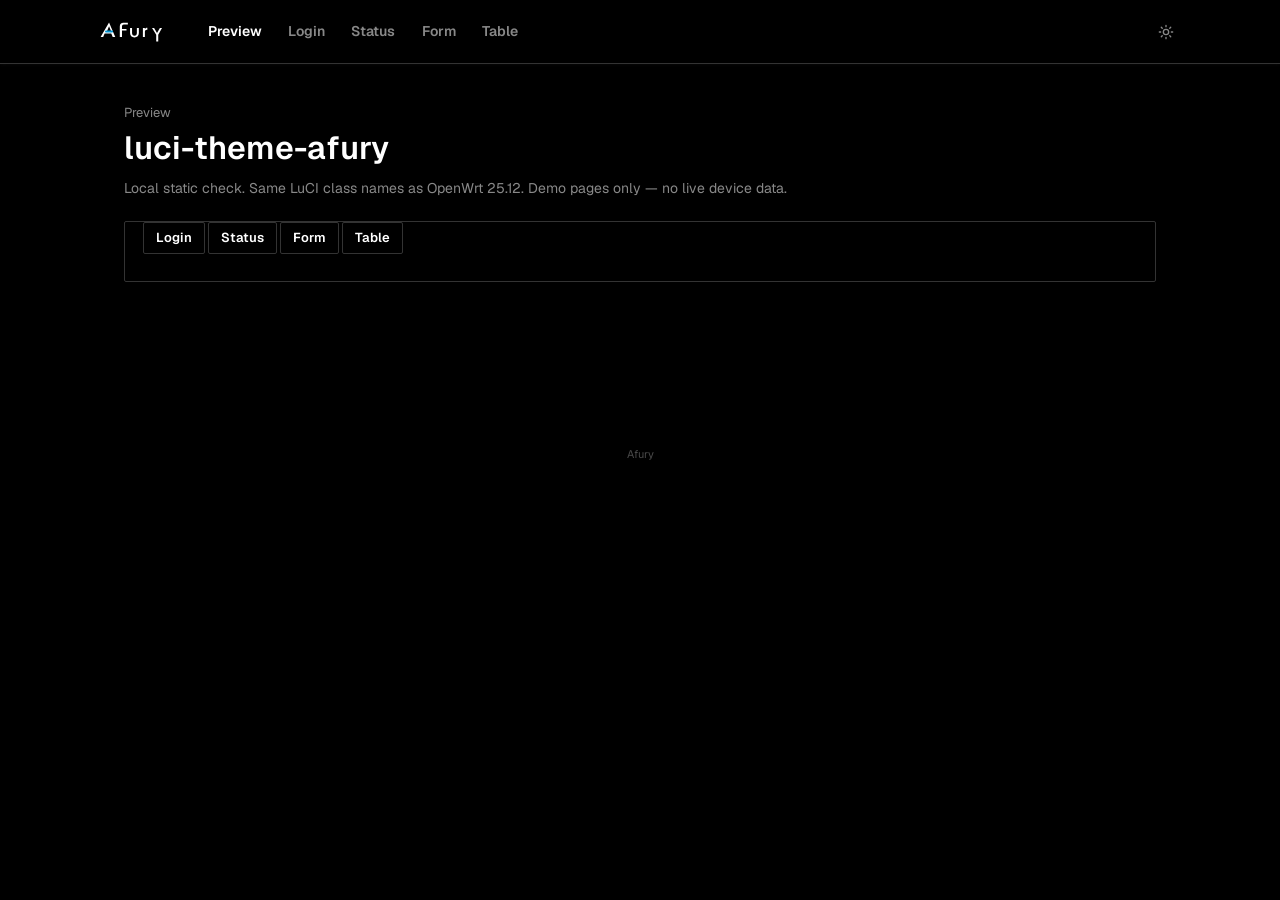
<file: preview/index.html>
<!DOCTYPE html>
<html lang="zh-CN" data-darkmode="true">
<head>
	<meta charset="utf-8">
	<meta name="viewport" content="width=device-width, initial-scale=1">
	<title>luci-theme-afury preview</title>
	<link rel="stylesheet" href="../htdocs/luci-static/afury/cascade.css">
	<link rel="stylesheet" href="../htdocs/luci-static/afury/tokens.css">
	<link rel="stylesheet" href="../htdocs/luci-static/afury/skin.css">
	<link rel="icon" href="../htdocs/luci-static/afury/favicon.svg" type="image/svg+xml">
</head>
<body>
	<header>
		<div class="header-inner">
			<a class="brand" href="index.html">
				<svg class="brand-logo" viewBox="0 0 112 36" fill="none" role="img" aria-label="Afury" width="112" height="36">
					<title>Afury</title>
					<g fill="currentColor">
						<path fill-rule="evenodd" d="M14.8 2.5 1 26h4.2l2.35-5.6h10.9L20.8 26h4.2L14.8 2.5Zm0 6.2 3.85 9.15h-7.7L14.8 8.7Z"/>
						<path d="M32.4 26V9c0-3.7 2.15-5.95 5.9-5.95H45.6V5.8h-6.55c-1.9 0-3.05 1.15-3.05 3.35v4.05h7.35v2.45H36V26h-3.6Z"/>
						<path d="M49.2 11.45h3.25v8.2c0 2.75 1.3 4.35 3.95 4.35s3.95-1.6 3.95-4.35v-8.2h3.25v8.35c0 4.55-2.7 7.2-7.2 7.2s-7.2-2.65-7.2-7.2v-8.35Z"/>
						<path d="M70.2 11.45h3.25v1.95c.95-1.45 2.3-2.2 4.05-2.2v3.05c-.28-.05-.58-.08-.88-.08-1.9 0-3.17 1.2-3.17 3.55V26H70.2V11.45Z"/>
						<path d="M85.15 11.45h3.4l4.75 8.15 4.75-8.15h3.45L95.3 22.4V33.6h-3.3V22.4l-6.85-10.95Z"/>
					</g>
					<rect fill="#0496D4" x="8.2" y="15.55" width="13.2" height="3.15" rx="1.55"/>
				</svg>
			</a>
			<ul class="nav">
				<li class="active"><a href="index.html">Preview</a></li>
				<li><a href="login.html">Login</a></li>
				<li><a href="status.html">Status</a></li>
				<li><a href="form.html">Form</a></li>
				<li><a href="table.html">Table</a></li>
			</ul>
			<div class="header-end">
				<div id="indicators" class="pull-right">
					<button type="button" class="rect-mode-toggle" aria-label="切换为浅色">
						<svg class="rect-mode-moon" viewBox="0 0 24 24" aria-hidden="true"><path fill="currentColor" d="M12 3a6.2 6.2 0 0 0 9 9 9 9 0 1 1-9-9Z"/></svg>
						<svg class="rect-mode-sun" viewBox="0 0 24 24" aria-hidden="true" fill="none" stroke="currentColor" stroke-width="2" stroke-linecap="round"><circle cx="12" cy="12" r="4"/><path d="M12 2v2M12 20v2M4.93 4.93l1.41 1.41M17.66 17.66l1.41 1.41M2 12h2M20 12h2M4.93 19.07l1.41-1.41M17.66 6.34l1.41-1.41"/></svg>
					</button>
				</div>
			</div>
		</div>
	</header>
	<div id="maincontent" class="container">
		<div class="cbi-map">
			<p class="rect-kicker">Preview</p>
			<h2>luci-theme-afury</h2>
			<p class="cbi-map-descr">Local static check. Same LuCI class names as OpenWrt 25.12. Demo pages only — no live device data.</p>
			<div class="cbi-section">
				<p>
					<a class="btn cbi-button-apply" href="login.html">Login</a>
					<a class="btn cbi-button-save" href="status.html">Status</a>
					<a class="btn" href="form.html">Form</a>
					<a class="btn" href="table.html">Table</a>
				</p>
			</div>
		</div>
	</div>
	<footer><span class="brand-legal">Afury</span></footer>
	<script src="preview.js"></script>
</body>
</html>
</file>
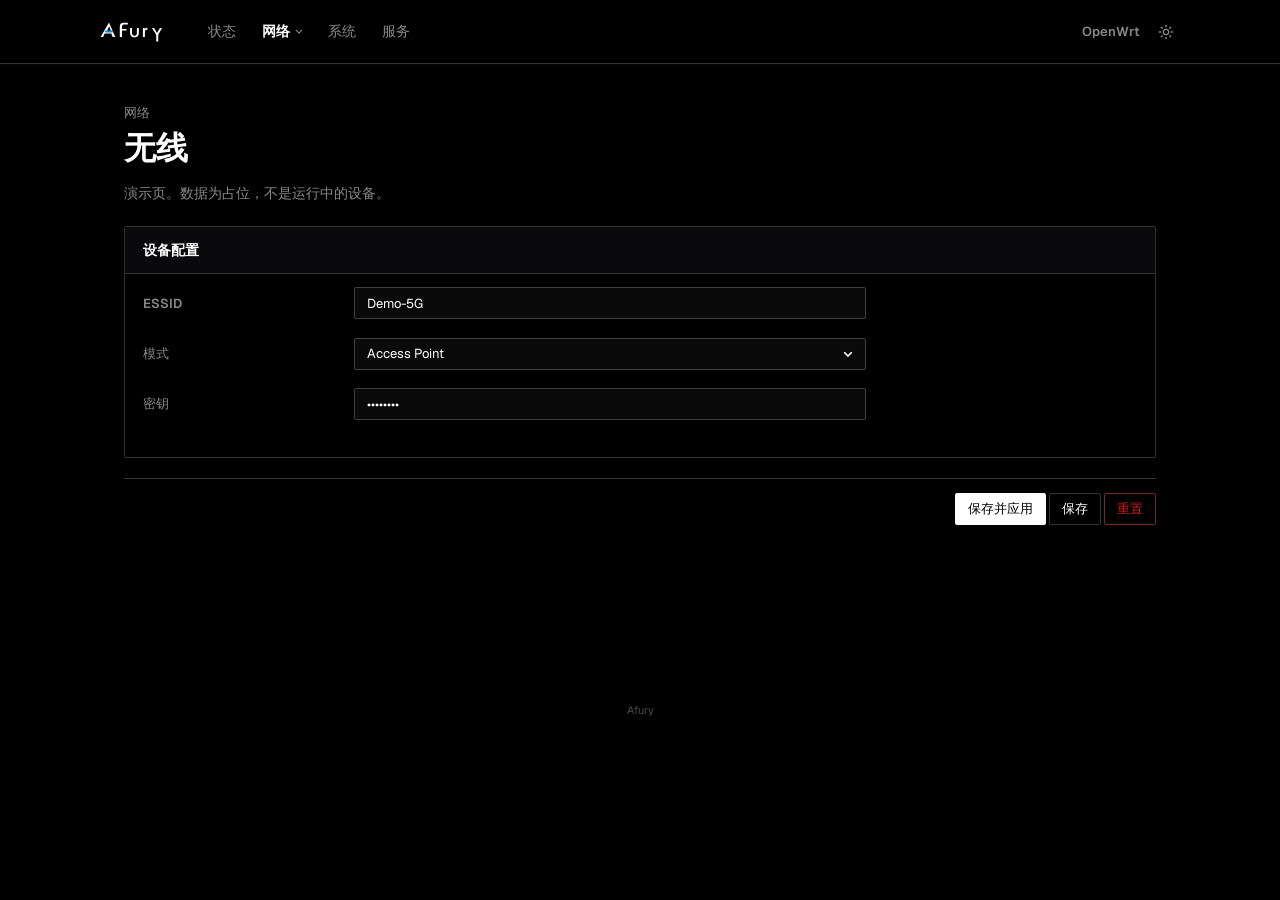
<file: preview/form.html>
<!DOCTYPE html>
<html lang="zh-CN" data-darkmode="true">
<head>
	<meta charset="utf-8">
	<meta name="viewport" content="width=device-width, initial-scale=1">
	<title>OpenWrt | 无线</title>
	<link rel="stylesheet" href="../htdocs/luci-static/afury/cascade.css">
	<link rel="stylesheet" href="../htdocs/luci-static/afury/tokens.css">
	<link rel="stylesheet" href="../htdocs/luci-static/afury/skin.css">
	<link rel="stylesheet" media="only screen and (max-width: 854px)" href="../htdocs/luci-static/afury/mobile.css">
	<link rel="icon" href="../htdocs/luci-static/afury/favicon.svg" type="image/svg+xml">
</head>
<body data-page="admin-network-wireless">
	<header>
		<div class="header-inner">
			<a class="brand" href="status.html">
				<svg class="brand-logo" viewBox="0 0 112 36" fill="none" role="img" aria-label="Afury" width="112" height="36">
					<title>Afury</title>
					<g fill="currentColor">
						<path fill-rule="evenodd" d="M14.8 2.5 1 26h4.2l2.35-5.6h10.9L20.8 26h4.2L14.8 2.5Zm0 6.2 3.85 9.15h-7.7L14.8 8.7Z"/>
						<path d="M32.4 26V9c0-3.7 2.15-5.95 5.9-5.95H45.6V5.8h-6.55c-1.9 0-3.05 1.15-3.05 3.35v4.05h7.35v2.45H36V26h-3.6Z"/>
						<path d="M49.2 11.45h3.25v8.2c0 2.75 1.3 4.35 3.95 4.35s3.95-1.6 3.95-4.35v-8.2h3.25v8.35c0 4.55-2.7 7.2-7.2 7.2s-7.2-2.65-7.2-7.2v-8.35Z"/>
						<path d="M70.2 11.45h3.25v1.95c.95-1.45 2.3-2.2 4.05-2.2v3.05c-.28-.05-.58-.08-.88-.08-1.9 0-3.17 1.2-3.17 3.55V26H70.2V11.45Z"/>
						<path d="M85.15 11.45h3.4l4.75 8.15 4.75-8.15h3.45L95.3 22.4V33.6h-3.3V22.4l-6.85-10.95Z"/>
					</g>
					<rect fill="#0496D4" x="8.2" y="15.55" width="13.2" height="3.15" rx="1.55"/>
				</svg>
			</a>
			<ul class="nav" id="topmenu">
				<li><a href="status.html">状态</a></li>
				<li class="dropdown active">
					<a class="menu" href="#">网络</a>
					<ul class="dropdown-menu">
						<li><a href="form.html">接口</a></li>
						<li class="active"><a href="form.html">无线</a></li>
						<li><a href="form.html">DHCP / DNS</a></li>
					</ul>
				</li>
				<li><a href="form.html">系统</a></li>
				<li><a href="table.html">服务</a></li>
			</ul>
			<div class="header-end">
				<span class="brand-host">OpenWrt</span>
				<div id="indicators" class="pull-right">
					<button type="button" class="rect-mode-toggle" data-rect-dark="1" aria-label="切换为浅色">
						<svg class="rect-mode-moon" viewBox="0 0 24 24" aria-hidden="true"><path fill="currentColor" d="M12 3a6.2 6.2 0 0 0 9 9 9 9 0 1 1-9-9Z"/></svg>
						<svg class="rect-mode-sun" viewBox="0 0 24 24" aria-hidden="true" fill="none" stroke="currentColor" stroke-width="2" stroke-linecap="round"><circle cx="12" cy="12" r="4"/><path d="M12 2v2M12 20v2M4.93 4.93l1.41 1.41M17.66 17.66l1.41 1.41M2 12h2M20 12h2M4.93 19.07l1.41-1.41M17.66 6.34l1.41-1.41"/></svg>
					</button>
				</div>
			</div>
		</div>
	</header>

	<div id="maincontent" class="container">
		<p class="rect-kicker">网络</p>
		<form class="cbi-map" action="#" onsubmit="return false">
			<h2>无线</h2>
			<p class="cbi-map-descr">演示页。数据为占位，不是运行中的设备。</p>

			<div class="cbi-section">
				<h3>设备配置</h3>
				<div class="cbi-value">
					<label class="cbi-value-title" for="ssid">ESSID</label>
					<div class="cbi-value-field">
						<input id="ssid" type="text" value="Demo-5G">
					</div>
				</div>
				<div class="cbi-value">
					<label class="cbi-value-title" for="mode">模式</label>
					<div class="cbi-value-field">
						<select id="mode">
							<option>Access Point</option>
							<option>Client</option>
						</select>
					</div>
				</div>
				<div class="cbi-value">
					<label class="cbi-value-title" for="key">密钥</label>
					<div class="cbi-value-field">
						<input id="key" type="password" value="password" autocomplete="off">
					</div>
				</div>
			</div>

			<div class="cbi-page-actions">
				<button class="cbi-button cbi-button-apply" type="button">保存并应用</button>
				<button class="cbi-button cbi-button-save" type="button">保存</button>
				<button class="cbi-button cbi-button-reset" type="reset">重置</button>
			</div>
		</form>
	</div>

	<footer>
		<span class="brand-legal">Afury</span>
	</footer>
	<script src="preview.js"></script>
</body>
</html>
</file>
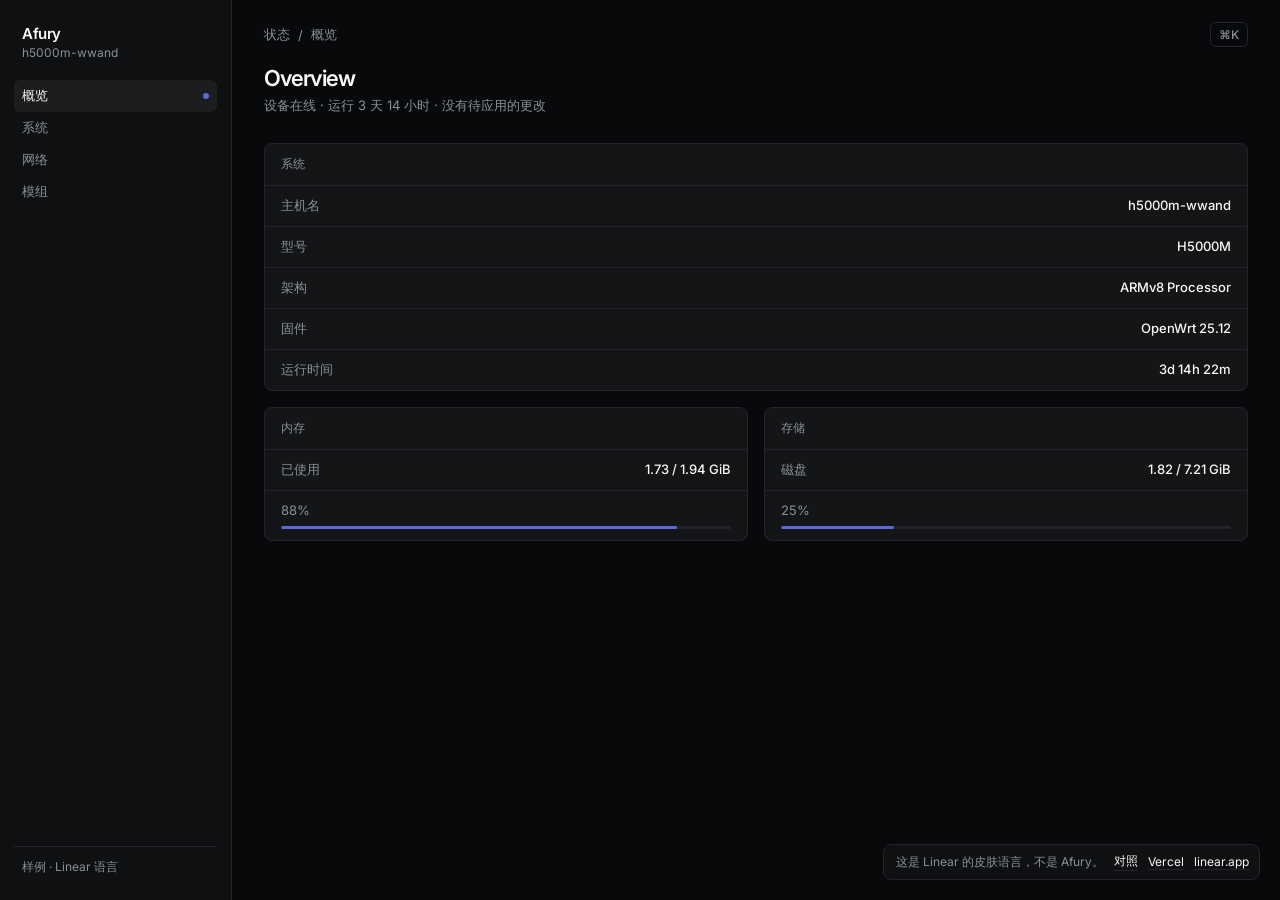
<file: preview/linear-sample.html>
<!DOCTYPE html>
<html lang="zh-CN">
<head>
	<meta charset="utf-8">
	<meta name="viewport" content="width=device-width, initial-scale=1">
	<title>Linear 样例 — Afury</title>
	<link rel="preconnect" href="https://fonts.googleapis.com">
	<link rel="preconnect" href="https://fonts.gstatic.com" crossorigin>
	<link href="https://fonts.googleapis.com/css2?family=Inter:opsz,wght@14..32,400;14..32,500;14..32,600&display=swap" rel="stylesheet">
	<style>
		:root {
			--bg: #08090a;
			--bg-2: #0f1011;
			--surface: #141516;
			--ink: #f7f8f8;
			--muted: #8a8f98;
			--line: #23252a;
			--accent: #5e6ad2;
			--ok: #4cb782;
		}
		* { box-sizing: border-box; }
		html, body { margin: 0; min-height: 100%; background: var(--bg); color: var(--ink); font-family: Inter, ui-sans-serif, sans-serif; }
		body { display: flex; min-height: 100vh; }
		a { color: inherit; text-decoration: none; }
		aside {
			width: 232px;
			flex: none;
			padding: 20px 14px;
			border-right: 1px solid var(--line);
			background: var(--bg-2);
			display: flex;
			flex-direction: column;
		}
		.brand { display: flex; flex-direction: column; gap: 2px; padding: 4px 8px 20px; }
		.brand strong { font-size: 15px; font-weight: 600; letter-spacing: -0.03em; }
		.brand span { font-size: 12px; color: var(--muted); }
		nav a {
			display: flex;
			align-items: center;
			justify-content: space-between;
			padding: 7px 8px;
			border-radius: 6px;
			font-size: 13px;
			color: var(--muted);
		}
		nav a.active { background: #1c1d1f; color: var(--ink); }
		nav a:hover { color: var(--ink); }
		nav .dot { width: 6px; height: 6px; border-radius: 50%; background: var(--accent); }
		.aside-foot { margin-top: auto; padding: 12px 8px 4px; border-top: 1px solid var(--line); font-size: 12px; color: var(--muted); }
		main { flex: 1; min-width: 0; padding: 22px 32px 48px; }
		.crumb { display: flex; align-items: center; gap: 8px; color: var(--muted); font-size: 13px; margin-bottom: 18px; }
		.crumb kbd {
			margin-left: auto;
			border: 1px solid var(--line);
			border-radius: 6px;
			padding: 4px 8px;
			font: 500 12px Inter, sans-serif;
			color: var(--muted);
		}
		h1 { margin: 0 0 6px; font-size: 22px; font-weight: 600; letter-spacing: -0.04em; }
		.lede { margin: 0 0 28px; color: var(--muted); font-size: 13px; }
		.panel {
			background: var(--surface);
			border: 1px solid var(--line);
			border-radius: 8px;
			overflow: hidden;
			margin-bottom: 16px;
		}
		.panel h2 {
			margin: 0;
			padding: 12px 16px;
			font-size: 12px;
			font-weight: 500;
			color: var(--muted);
			border-bottom: 1px solid var(--line);
		}
		.row {
			display: flex;
			align-items: baseline;
			justify-content: space-between;
			gap: 16px;
			padding: 11px 16px;
			border-bottom: 1px solid var(--line);
			font-size: 13px;
		}
		.row:last-child { border-bottom: 0; }
		.row .k { color: var(--muted); }
		.row .v { color: var(--ink); font-weight: 500; }
		.grid { display: grid; grid-template-columns: 1fr 1fr; gap: 16px; }
		.meter { height: 3px; background: #22242a; border-radius: 99px; margin-top: 8px; overflow: hidden; }
		.meter > i { display: block; height: 100%; background: var(--accent); border-radius: inherit; }
		.ok { color: var(--ok); }
		.note {
			position: fixed;
			right: 20px;
			bottom: 20px;
			z-index: 2;
			display: flex;
			gap: 10px;
			align-items: center;
			padding: 8px 10px 8px 12px;
			border: 1px solid var(--line);
			border-radius: 8px;
			background: var(--bg-2);
			font-size: 12px;
			color: var(--muted);
		}
		.note a { color: var(--ink); border-bottom: 1px solid var(--line); }
		@media (max-width: 800px) {
			aside { display: none; }
			.grid { grid-template-columns: 1fr; }
			main { padding: 20px 16px 80px; }
		}
	</style>
</head>
<body>
	<aside>
		<div class="brand">
			<strong>Afury</strong>
			<span>h5000m-wwand</span>
		</div>
		<nav>
			<a class="active" href="linear-sample.html">概览<span class="dot"></span></a>
			<a href="linear-sample.html">系统</a>
			<a href="linear-sample.html">网络</a>
			<a href="linear-sample.html">模组</a>
		</nav>
		<div class="aside-foot">样例 · Linear 语言</div>
	</aside>
	<main>
		<div class="crumb">
			<span>状态</span>
			<span>/</span>
			<span>概览</span>
			<kbd>⌘K</kbd>
		</div>
		<h1>Overview</h1>
		<p class="lede">设备在线 · 运行 3 天 14 小时 · 没有待应用的更改</p>
		<section class="panel">
			<h2>系统</h2>
			<div class="row"><span class="k">主机名</span><span class="v">h5000m-wwand</span></div>
			<div class="row"><span class="k">型号</span><span class="v">H5000M</span></div>
			<div class="row"><span class="k">架构</span><span class="v">ARMv8 Processor</span></div>
			<div class="row"><span class="k">固件</span><span class="v">OpenWrt 25.12</span></div>
			<div class="row"><span class="k">运行时间</span><span class="v ok">3d 14h 22m</span></div>
		</section>
		<div class="grid">
			<section class="panel">
				<h2>内存</h2>
				<div class="row">
					<span class="k">已使用</span>
					<span class="v">1.73 / 1.94 GiB</span>
				</div>
				<div class="row">
					<span class="k" style="width:100%">
						88%
						<div class="meter"><i style="width:88%"></i></div>
					</span>
				</div>
			</section>
			<section class="panel">
				<h2>存储</h2>
				<div class="row">
					<span class="k">磁盘</span>
					<span class="v">1.82 / 7.21 GiB</span>
				</div>
				<div class="row">
					<span class="k" style="width:100%">
						25%
						<div class="meter"><i style="width:25%"></i></div>
					</span>
				</div>
			</section>
		</div>
	</main>
	<div class="note">
		这是 Linear 的皮肤语言，不是 Afury。
		<a href="samples.html">对照</a>
		<a href="vercel-sample.html">Vercel</a>
		<a href="https://linear.app" target="_blank" rel="noreferrer">linear.app</a>
	</div>
</body>
</html>
</file>
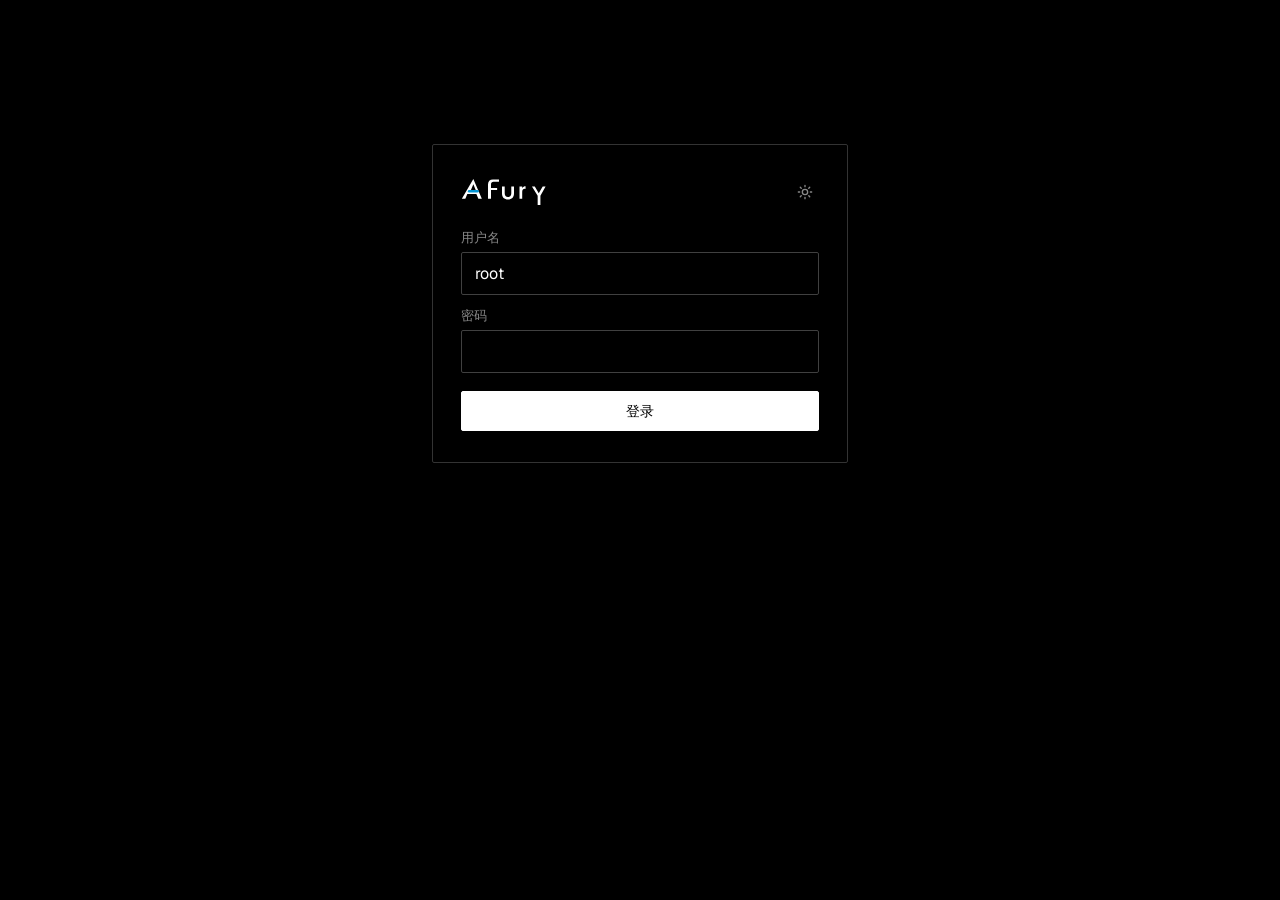
<file: preview/login.html>
<!DOCTYPE html>
<html lang="zh-CN" data-darkmode="true">
<head>
	<meta charset="utf-8">
	<meta name="viewport" content="width=device-width, initial-scale=1">
	<title>OpenWrt</title>
	<link rel="stylesheet" href="../htdocs/luci-static/afury/cascade.css">
	<link rel="stylesheet" href="../htdocs/luci-static/afury/tokens.css">
	<link rel="stylesheet" href="../htdocs/luci-static/afury/skin.css">
	<link rel="stylesheet" media="only screen and (max-width: 854px)" href="../htdocs/luci-static/afury/mobile.css">
	<link rel="icon" href="../htdocs/luci-static/afury/favicon.svg" type="image/svg+xml">
</head>
<body class="modal-overlay-active" data-page="sysauth">
	<div id="modal_overlay">
		<div class="modal login">
			<div class="login-head">
				<div class="login-brand">
					<svg class="brand-logo" viewBox="0 0 112 36" fill="none" role="img" aria-label="Afury" width="112" height="36">
						<title>Afury</title>
						<g fill="currentColor">
							<path fill-rule="evenodd" d="M14.8 2.5 1 26h4.2l2.35-5.6h10.9L20.8 26h4.2L14.8 2.5Zm0 6.2 3.85 9.15h-7.7L14.8 8.7Z"/>
							<path d="M32.4 26V9c0-3.7 2.15-5.95 5.9-5.95H45.6V5.8h-6.55c-1.9 0-3.05 1.15-3.05 3.35v4.05h7.35v2.45H36V26h-3.6Z"/>
							<path d="M49.2 11.45h3.25v8.2c0 2.75 1.3 4.35 3.95 4.35s3.95-1.6 3.95-4.35v-8.2h3.25v8.35c0 4.55-2.7 7.2-7.2 7.2s-7.2-2.65-7.2-7.2v-8.35Z"/>
							<path d="M70.2 11.45h3.25v1.95c.95-1.45 2.3-2.2 4.05-2.2v3.05c-.28-.05-.58-.08-.88-.08-1.9 0-3.17 1.2-3.17 3.55V26H70.2V11.45Z"/>
							<path d="M85.15 11.45h3.4l4.75 8.15 4.75-8.15h3.45L95.3 22.4V33.6h-3.3V22.4l-6.85-10.95Z"/>
						</g>
						<rect fill="#0496D4" x="8.2" y="15.55" width="13.2" height="3.15" rx="1.55"/>
					</svg>
				</div>
				<button type="button" class="rect-mode-toggle" data-rect-dark="1" aria-label="切换为浅色">
					<svg class="rect-mode-moon" viewBox="0 0 24 24" aria-hidden="true"><path fill="currentColor" d="M12 3a6.2 6.2 0 0 0 9 9 9 9 0 1 1-9-9Z"/></svg>
					<svg class="rect-mode-sun" viewBox="0 0 24 24" aria-hidden="true" fill="none" stroke="currentColor" stroke-width="2" stroke-linecap="round"><circle cx="12" cy="12" r="4"/><path d="M12 2v2M12 20v2M4.93 4.93l1.41 1.41M17.66 17.66l1.41 1.41M2 12h2M20 12h2M4.93 19.07l1.41-1.41M17.66 6.34l1.41-1.41"/></svg>
				</button>
			</div>
			<form class="cbi-map" action="#" onsubmit="return false">
				<div class="cbi-section">
					<div class="cbi-section-node">
						<div class="cbi-value">
							<label class="cbi-value-title" for="luci_username">用户名</label>
							<div class="cbi-value-field">
								<input id="luci_username" name="luci_username" type="text" value="root" autocomplete="username">
							</div>
						</div>
						<div class="cbi-value">
							<label class="cbi-value-title" for="luci_password">密码</label>
							<div class="cbi-value-field">
								<input id="luci_password" name="luci_password" type="password" autocomplete="current-password">
							</div>
						</div>
					</div>
				</div>
				<button class="btn cbi-button-positive important" type="submit">登录</button>
			</form>
		</div>
	</div>
	<script src="preview.js"></script>
</body>
</html>
</file>
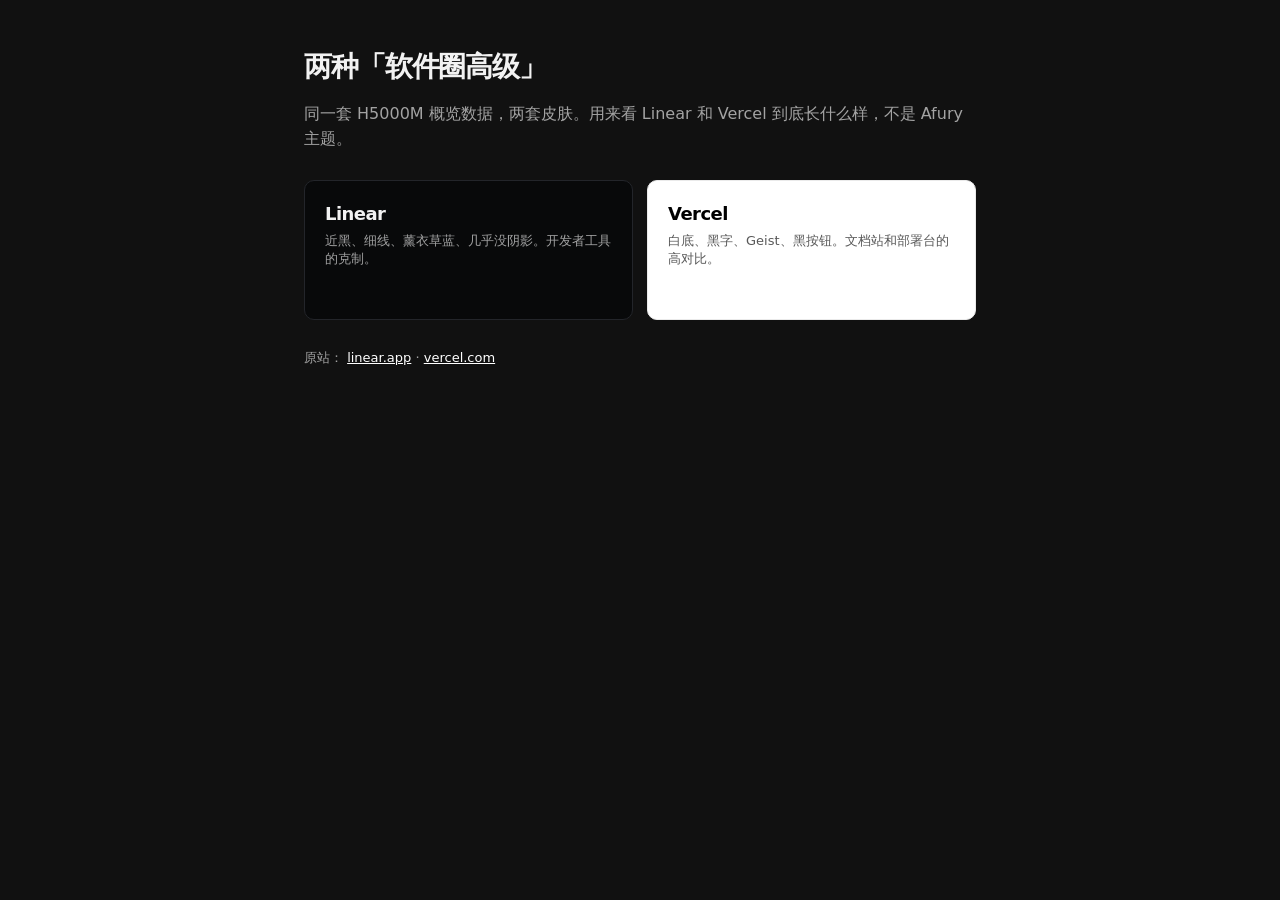
<file: preview/samples.html>
<!DOCTYPE html>
<html lang="zh-CN">
<head>
	<meta charset="utf-8">
	<meta name="viewport" content="width=device-width, initial-scale=1">
	<title>Linear / Vercel 样例</title>
	<style>
		* { box-sizing: border-box; }
		html, body { margin: 0; min-height: 100%; background: #111; color: #f2f2f2; font-family: ui-sans-serif, system-ui, sans-serif; }
		body { max-width: 720px; margin: 0 auto; padding: 48px 24px 64px; }
		h1 { font-size: 28px; letter-spacing: -0.04em; margin: 0 0 8px; }
		p { color: #a3a3a3; line-height: 1.55; }
		.grid { display: grid; grid-template-columns: 1fr 1fr; gap: 14px; margin: 28px 0; }
		a.card {
			display: block;
			padding: 22px 20px;
			border-radius: 10px;
			text-decoration: none;
			color: inherit;
			min-height: 140px;
		}
		a.linear { background: #08090a; border: 1px solid #23252a; }
		a.vercel { background: #fff; color: #000; border: 1px solid #eaeaea; }
		a.card strong { display: block; font-size: 18px; letter-spacing: -0.03em; margin-bottom: 8px; }
		a.card span { display: block; font-size: 13px; opacity: 0.65; line-height: 1.45; }
		.official { font-size: 13px; }
		.official a { color: #fff; }
		@media (max-width: 640px) { .grid { grid-template-columns: 1fr; } }
	</style>
</head>
<body>
	<h1>两种「软件圈高级」</h1>
	<p>同一套 H5000M 概览数据，两套皮肤。用来看 Linear 和 Vercel 到底长什么样，不是 Afury 主题。</p>
	<div class="grid">
		<a class="card linear" href="linear-sample.html">
			<strong>Linear</strong>
			<span>近黑、细线、薰衣草蓝、几乎没阴影。开发者工具的克制。</span>
		</a>
		<a class="card vercel" href="vercel-sample.html">
			<strong>Vercel</strong>
			<span>白底、黑字、Geist、黑按钮。文档站和部署台的高对比。</span>
		</a>
	</div>
	<p class="official">
		原站：
		<a href="https://linear.app" target="_blank" rel="noreferrer">linear.app</a>
		·
		<a href="https://vercel.com" target="_blank" rel="noreferrer">vercel.com</a>
	</p>
</body>
</html>
</file>
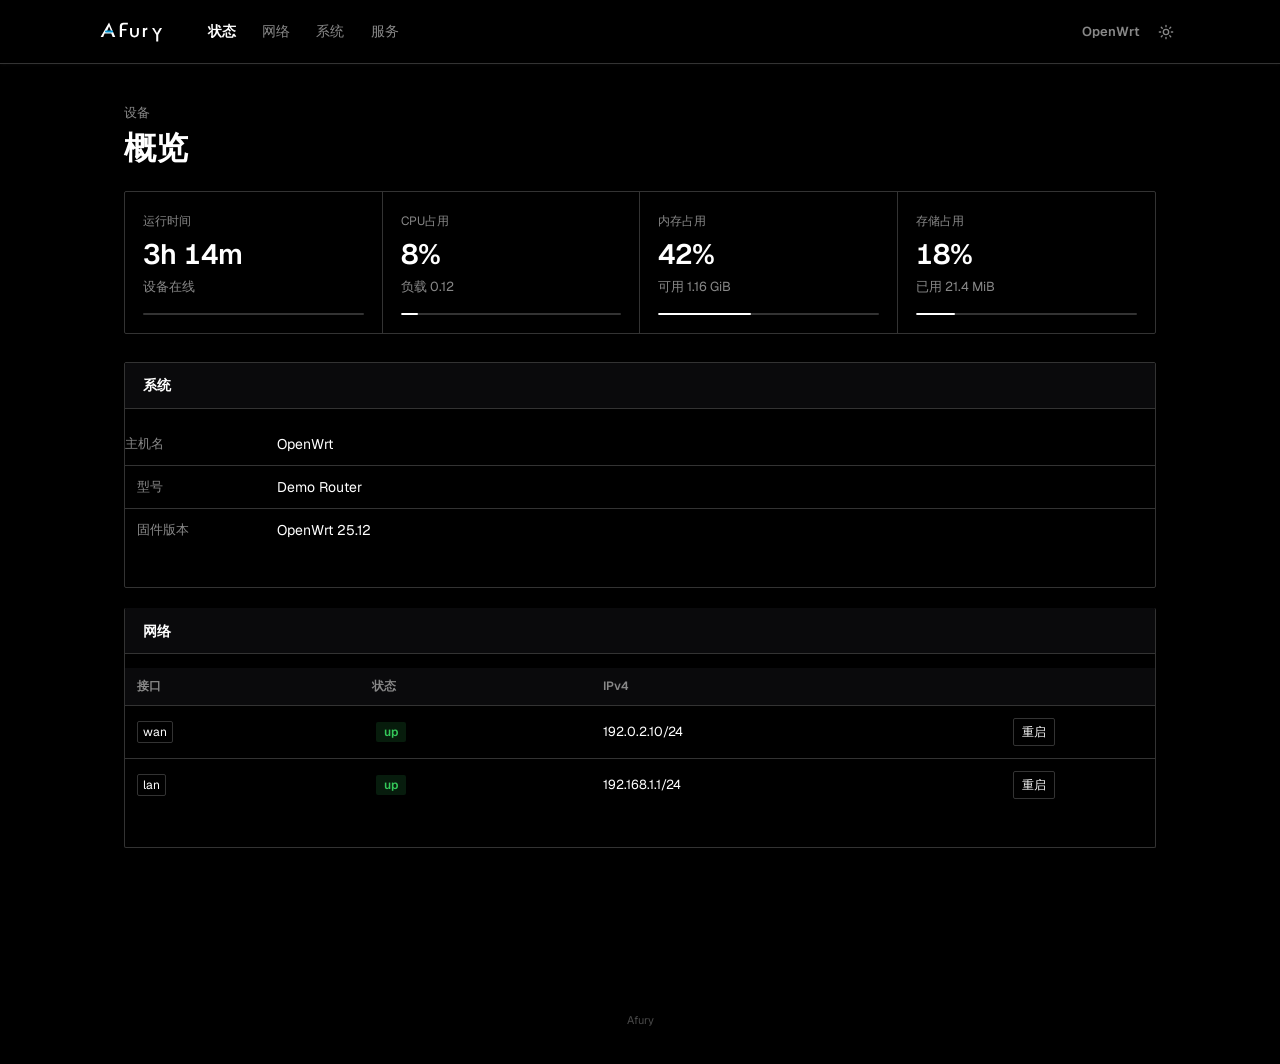
<file: preview/status.html>
<!DOCTYPE html>
<html lang="zh-CN" data-darkmode="true">
<head>
	<meta charset="utf-8">
	<meta name="viewport" content="width=device-width, initial-scale=1">
	<title>OpenWrt | 概览</title>
	<link rel="stylesheet" href="../htdocs/luci-static/afury/cascade.css">
	<link rel="stylesheet" href="../htdocs/luci-static/afury/tokens.css">
	<link rel="stylesheet" href="../htdocs/luci-static/afury/skin.css">
	<link rel="stylesheet" media="only screen and (max-width: 854px)" href="../htdocs/luci-static/afury/mobile.css">
	<link rel="icon" href="../htdocs/luci-static/afury/favicon.svg" type="image/svg+xml">
</head>
<body data-page="admin-status-overview">
	<header>
		<div class="header-inner">
			<a class="brand" href="status.html">
				<svg class="brand-logo" viewBox="0 0 112 36" fill="none" role="img" aria-label="Afury" width="112" height="36">
					<title>Afury</title>
					<g fill="currentColor">
						<path fill-rule="evenodd" d="M14.8 2.5 1 26h4.2l2.35-5.6h10.9L20.8 26h4.2L14.8 2.5Zm0 6.2 3.85 9.15h-7.7L14.8 8.7Z"/>
						<path d="M32.4 26V9c0-3.7 2.15-5.95 5.9-5.95H45.6V5.8h-6.55c-1.9 0-3.05 1.15-3.05 3.35v4.05h7.35v2.45H36V26h-3.6Z"/>
						<path d="M49.2 11.45h3.25v8.2c0 2.75 1.3 4.35 3.95 4.35s3.95-1.6 3.95-4.35v-8.2h3.25v8.35c0 4.55-2.7 7.2-7.2 7.2s-7.2-2.65-7.2-7.2v-8.35Z"/>
						<path d="M70.2 11.45h3.25v1.95c.95-1.45 2.3-2.2 4.05-2.2v3.05c-.28-.05-.58-.08-.88-.08-1.9 0-3.17 1.2-3.17 3.55V26H70.2V11.45Z"/>
						<path d="M85.15 11.45h3.4l4.75 8.15 4.75-8.15h3.45L95.3 22.4V33.6h-3.3V22.4l-6.85-10.95Z"/>
					</g>
					<rect fill="#0496D4" x="8.2" y="15.55" width="13.2" height="3.15" rx="1.55"/>
				</svg>
			</a>
			<ul class="nav" id="topmenu">
				<li class="active"><a href="status.html">状态</a></li>
				<li><a href="form.html">网络</a></li>
				<li><a href="form.html">系统</a></li>
				<li><a href="table.html">服务</a></li>
			</ul>
			<div class="header-end">
				<span class="brand-host">OpenWrt</span>
				<div id="indicators" class="pull-right">
					<button type="button" class="rect-mode-toggle" data-rect-dark="1" aria-label="切换为浅色">
						<svg class="rect-mode-moon" viewBox="0 0 24 24" aria-hidden="true"><path fill="currentColor" d="M12 3a6.2 6.2 0 0 0 9 9 9 9 0 1 1-9-9Z"/></svg>
						<svg class="rect-mode-sun" viewBox="0 0 24 24" aria-hidden="true" fill="none" stroke="currentColor" stroke-width="2" stroke-linecap="round"><circle cx="12" cy="12" r="4"/><path d="M12 2v2M12 20v2M4.93 4.93l1.41 1.41M17.66 17.66l1.41 1.41M2 12h2M20 12h2M4.93 19.07l1.41-1.41M17.66 6.34l1.41-1.41"/></svg>
					</button>
				</div>
			</div>
		</div>
	</header>

	<div id="maincontent" class="container">
		<div id="view">
			<p class="rect-kicker">设备</p>
			<h2>概览</h2>
			<div id="rect-hero" class="rect-hero">
				<div class="rect-hero-item">
					<div class="rect-hero-l">运行时间</div>
					<div class="rect-hero-n">3h 14m</div>
					<div class="rect-hero-s">设备在线</div>
					<div class="rect-hero-bar is-empty"><i></i></div>
				</div>
				<div class="rect-hero-item">
					<div class="rect-hero-l">CPU占用</div>
					<div class="rect-hero-n">8%</div>
					<div class="rect-hero-s">负载 0.12</div>
					<div class="rect-hero-bar"><i style="width:8%"></i></div>
				</div>
				<div class="rect-hero-item">
					<div class="rect-hero-l">内存占用</div>
					<div class="rect-hero-n">42%</div>
					<div class="rect-hero-s">可用 1.16 GiB</div>
					<div class="rect-hero-bar"><i style="width:42%"></i></div>
				</div>
				<div class="rect-hero-item">
					<div class="rect-hero-l">存储占用</div>
					<div class="rect-hero-n">18%</div>
					<div class="rect-hero-s">已用 21.4 MiB</div>
					<div class="rect-hero-bar"><i style="width:18%"></i></div>
				</div>
			</div>

			<div class="cbi-section">
				<h3>系统</h3>
				<div class="table">
					<div class="tr">
						<div class="td left" width="33%">主机名</div>
						<div class="td left">OpenWrt</div>
					</div>
					<div class="tr">
						<div class="td left">型号</div>
						<div class="td left">Demo Router</div>
					</div>
					<div class="tr">
						<div class="td left">固件版本</div>
						<div class="td left">OpenWrt 25.12</div>
					</div>
				</div>
			</div>

			<div class="cbi-section">
				<h3>网络</h3>
				<div class="table">
					<div class="tr table-titles">
						<div class="th">接口</div>
						<div class="th">状态</div>
						<div class="th">IPv4</div>
						<div class="th"></div>
					</div>
					<div class="tr">
						<div class="td"><span class="ifacebadge">wan</span></div>
						<div class="td"><span class="label success">up</span></div>
						<div class="td">192.0.2.10/24</div>
						<div class="td cbi-section-actions">
							<button class="cbi-button cbi-button-reload" type="button">重启</button>
						</div>
					</div>
					<div class="tr">
						<div class="td"><span class="ifacebadge">lan</span></div>
						<div class="td"><span class="label success">up</span></div>
						<div class="td">192.168.1.1/24</div>
						<div class="td cbi-section-actions">
							<button class="cbi-button cbi-button-reload" type="button">重启</button>
						</div>
					</div>
				</div>
			</div>
		</div>
	</div>

	<footer>
		<span class="brand-legal">Afury</span>
	</footer>
	<script src="preview.js"></script>
</body>
</html>
</file>
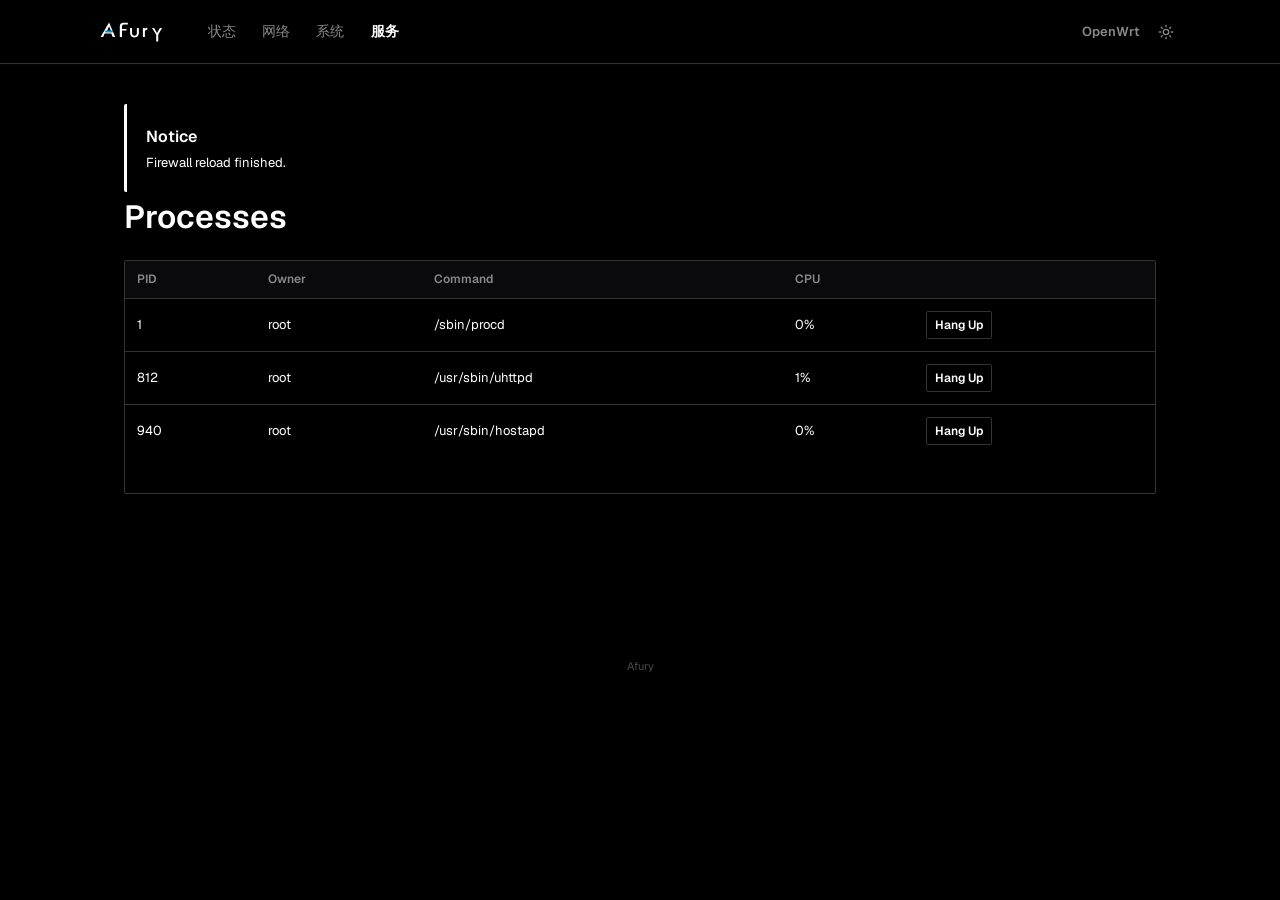
<file: preview/table.html>
<!DOCTYPE html>
<html lang="zh-CN" data-darkmode="true">
<head>
	<meta charset="utf-8">
	<meta name="viewport" content="width=device-width, initial-scale=1">
	<title>OpenWrt | Processes</title>
	<link rel="stylesheet" href="../htdocs/luci-static/afury/cascade.css">
	<link rel="stylesheet" href="../htdocs/luci-static/afury/tokens.css">
	<link rel="stylesheet" href="../htdocs/luci-static/afury/skin.css">
	<link rel="stylesheet" media="only screen and (max-width: 854px)" href="../htdocs/luci-static/afury/mobile.css">
	<link rel="icon" href="../htdocs/luci-static/afury/favicon.svg" type="image/svg+xml">
</head>
<body data-page="admin-status-processes">
	<header>
		<div class="header-inner">
			<a class="brand" href="status.html">
				<svg class="brand-logo" viewBox="0 0 112 36" fill="none" role="img" aria-label="Afury" width="112" height="36">
					<title>Afury</title>
					<g fill="currentColor">
						<path fill-rule="evenodd" d="M14.8 2.5 1 26h4.2l2.35-5.6h10.9L20.8 26h4.2L14.8 2.5Zm0 6.2 3.85 9.15h-7.7L14.8 8.7Z"/>
						<path d="M32.4 26V9c0-3.7 2.15-5.95 5.9-5.95H45.6V5.8h-6.55c-1.9 0-3.05 1.15-3.05 3.35v4.05h7.35v2.45H36V26h-3.6Z"/>
						<path d="M49.2 11.45h3.25v8.2c0 2.75 1.3 4.35 3.95 4.35s3.95-1.6 3.95-4.35v-8.2h3.25v8.35c0 4.55-2.7 7.2-7.2 7.2s-7.2-2.65-7.2-7.2v-8.35Z"/>
						<path d="M70.2 11.45h3.25v1.95c.95-1.45 2.3-2.2 4.05-2.2v3.05c-.28-.05-.58-.08-.88-.08-1.9 0-3.17 1.2-3.17 3.55V26H70.2V11.45Z"/>
						<path d="M85.15 11.45h3.4l4.75 8.15 4.75-8.15h3.45L95.3 22.4V33.6h-3.3V22.4l-6.85-10.95Z"/>
					</g>
					<rect fill="#0496D4" x="8.2" y="15.55" width="13.2" height="3.15" rx="1.55"/>
				</svg>
			</a>
			<ul class="nav" id="topmenu">
				<li><a href="status.html">状态</a></li>
				<li><a href="form.html">网络</a></li>
				<li><a href="form.html">系统</a></li>
				<li class="active"><a href="table.html">服务</a></li>
			</ul>
			<div class="header-end">
				<span class="brand-host">OpenWrt</span>
				<div id="indicators" class="pull-right">
					<button type="button" class="rect-mode-toggle" aria-label="切换为浅色">
						<svg class="rect-mode-moon" viewBox="0 0 24 24" aria-hidden="true"><path fill="currentColor" d="M12 3a6.2 6.2 0 0 0 9 9 9 9 0 1 1-9-9Z"/></svg>
						<svg class="rect-mode-sun" viewBox="0 0 24 24" aria-hidden="true" fill="none" stroke="currentColor" stroke-width="2" stroke-linecap="round"><circle cx="12" cy="12" r="4"/><path d="M12 2v2M12 20v2M4.93 4.93l1.41 1.41M17.66 17.66l1.41 1.41M2 12h2M20 12h2M4.93 19.07l1.41-1.41M17.66 6.34l1.41-1.41"/></svg>
					</button>
				</div>
			</div>
		</div>
	</header>

	<div id="maincontent" class="container">
		<div class="alert-message info">
			<h4>Notice</h4>
			<p>Firewall reload finished.</p>
		</div>

		<div class="cbi-map">
			<h2>Processes</h2>
			<div class="cbi-section">
				<div class="table">
					<div class="tr table-titles">
						<div class="th">PID</div>
						<div class="th">Owner</div>
						<div class="th">Command</div>
						<div class="th">CPU</div>
						<div class="th"></div>
					</div>
					<div class="tr">
						<div class="td">1</div>
						<div class="td">root</div>
						<div class="td">/sbin/procd</div>
						<div class="td">0%</div>
						<div class="td"><button class="cbi-button cbi-button-remove" type="button">Hang Up</button></div>
					</div>
					<div class="tr">
						<div class="td">812</div>
						<div class="td">root</div>
						<div class="td">/usr/sbin/uhttpd</div>
						<div class="td">1%</div>
						<div class="td"><button class="cbi-button cbi-button-remove" type="button">Hang Up</button></div>
					</div>
					<div class="tr">
						<div class="td">940</div>
						<div class="td">root</div>
						<div class="td">/usr/sbin/hostapd</div>
						<div class="td">0%</div>
						<div class="td"><button class="cbi-button cbi-button-remove" type="button">Hang Up</button></div>
					</div>
				</div>
			</div>
		</div>
	</div>

	<footer>
		<span class="brand-legal">Afury</span>
	</footer>
	<script src="preview.js"></script>
</body>
</html>
</file>
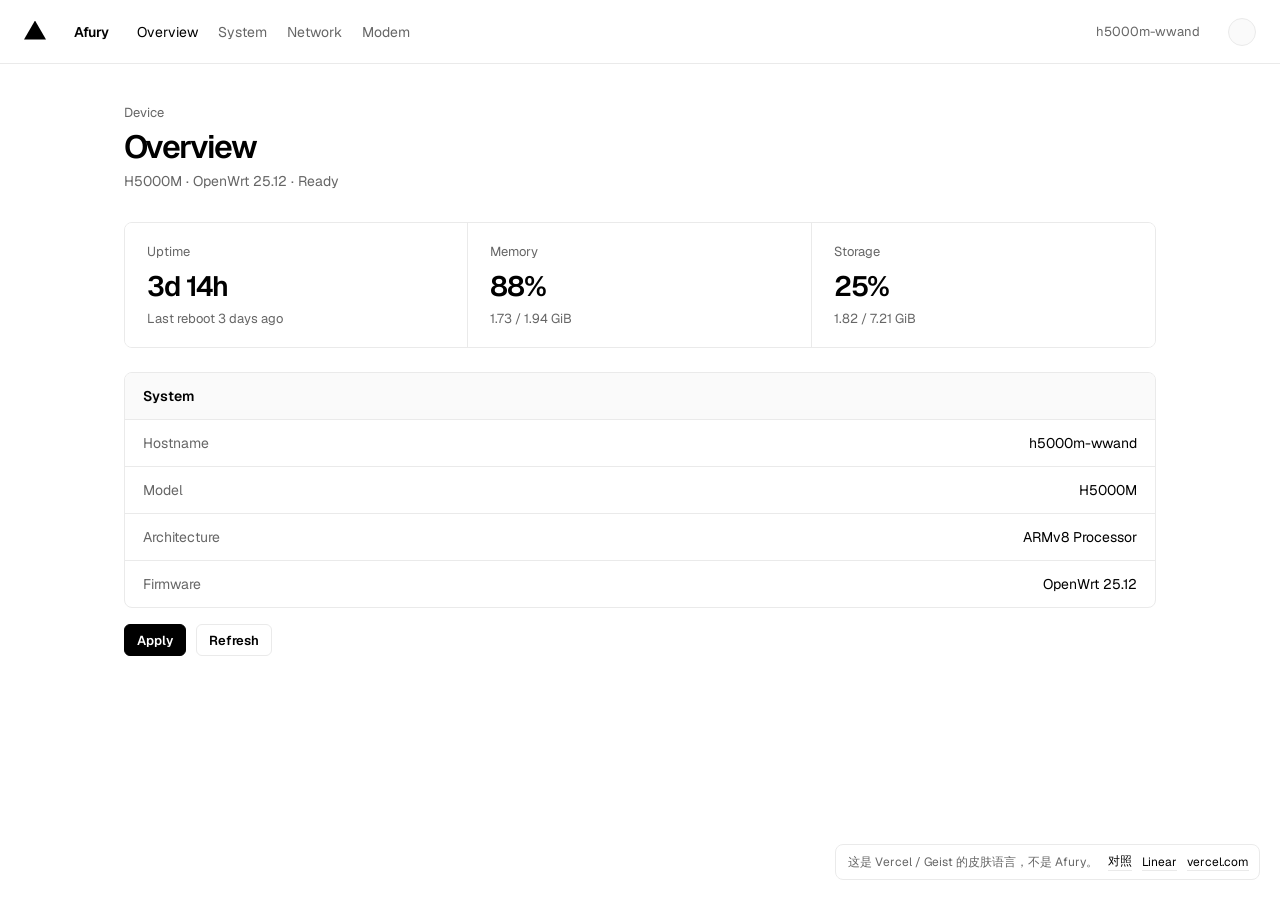
<file: preview/vercel-sample.html>
<!DOCTYPE html>
<html lang="zh-CN">
<head>
	<meta charset="utf-8">
	<meta name="viewport" content="width=device-width, initial-scale=1">
	<title>Vercel 样例 — Afury</title>
	<style>
		@font-face {
			font-family: Geist;
			src: url("../htdocs/luci-static/afury/fonts/Geist-Regular.woff2") format("woff2");
			font-weight: 400;
			font-display: swap;
		}
		@font-face {
			font-family: Geist;
			src: url("../htdocs/luci-static/afury/fonts/Geist-SemiBold.woff2") format("woff2");
			font-weight: 500 700;
			font-display: swap;
		}
		:root {
			--bg: #ffffff;
			--bg-2: #fafafa;
			--ink: #000000;
			--muted: #666666;
			--line: #eaeaea;
			--ok: #0070f3;
		}
		* { box-sizing: border-box; }
		html, body { margin: 0; min-height: 100%; background: var(--bg); color: var(--ink); font-family: Geist, "Geist Fallback", ui-sans-serif, sans-serif; }
		a { color: inherit; text-decoration: none; }
		header {
			height: 64px;
			display: flex;
			align-items: center;
			gap: 28px;
			padding: 0 24px;
			border-bottom: 1px solid var(--line);
		}
		.mark {
			width: 22px;
			height: 22px;
			background: #000;
			clip-path: polygon(50% 0, 100% 86%, 0 86%);
		}
		.brand { font-size: 14px; font-weight: 600; letter-spacing: -0.03em; }
		header nav { display: flex; gap: 20px; font-size: 14px; color: var(--muted); }
		header nav a.active { color: var(--ink); }
		header nav a:hover { color: var(--ink); }
		.spacer { flex: 1; }
		.avatar {
			width: 28px;
			height: 28px;
			border-radius: 50%;
			border: 1px solid var(--line);
			background: var(--bg-2);
		}
		main { max-width: 1080px; margin: 0 auto; padding: 40px 24px 96px; }
		.kicker { margin: 0 0 8px; font-size: 13px; color: var(--muted); }
		h1 { margin: 0 0 8px; font-size: 32px; font-weight: 650; letter-spacing: -0.05em; line-height: 1.1; }
		.lede { margin: 0 0 32px; color: var(--muted); font-size: 14px; }
		.metrics {
			display: grid;
			grid-template-columns: repeat(3, 1fr);
			gap: 0;
			border: 1px solid var(--line);
			border-radius: 8px;
			overflow: hidden;
			margin-bottom: 24px;
		}
		.metric {
			padding: 20px 22px;
			background: var(--bg);
			border-right: 1px solid var(--line);
		}
		.metric:last-child { border-right: 0; }
		.metric .l { font-size: 13px; color: var(--muted); margin-bottom: 8px; }
		.metric .n { font-size: 28px; font-weight: 650; letter-spacing: -0.04em; }
		.metric .s { margin-top: 6px; font-size: 13px; color: var(--muted); }
		.card {
			border: 1px solid var(--line);
			border-radius: 8px;
			overflow: hidden;
			margin-bottom: 16px;
		}
		.card h2 {
			margin: 0;
			padding: 14px 18px;
			font-size: 14px;
			font-weight: 600;
			border-bottom: 1px solid var(--line);
			background: var(--bg-2);
		}
		.row {
			display: flex;
			justify-content: space-between;
			gap: 16px;
			padding: 14px 18px;
			border-bottom: 1px solid var(--line);
			font-size: 14px;
		}
		.row:last-child { border-bottom: 0; }
		.row .k { color: var(--muted); }
		.actions { display: flex; gap: 10px; margin-top: 8px; }
		.btn {
			display: inline-flex;
			align-items: center;
			height: 32px;
			padding: 0 12px;
			border-radius: 6px;
			border: 1px solid var(--line);
			background: #fff;
			font: 500 13px Geist, sans-serif;
			cursor: pointer;
		}
		.btn.primary { background: #000; color: #fff; border-color: #000; }
		.note {
			position: fixed;
			right: 20px;
			bottom: 20px;
			z-index: 2;
			display: flex;
			gap: 10px;
			align-items: center;
			padding: 8px 10px 8px 12px;
			border: 1px solid var(--line);
			border-radius: 8px;
			background: #fff;
			font-size: 12px;
			color: var(--muted);
			box-shadow: 0 0 0 1px transparent;
		}
		.note a { color: var(--ink); border-bottom: 1px solid var(--line); }
		@media (max-width: 800px) {
			.metrics { grid-template-columns: 1fr; }
			.metric { border-right: 0; border-bottom: 1px solid var(--line); }
			header nav { display: none; }
		}
	</style>
</head>
<body>
	<header>
		<div class="mark" aria-hidden="true"></div>
		<span class="brand">Afury</span>
		<nav>
			<a class="active" href="vercel-sample.html">Overview</a>
			<a href="vercel-sample.html">System</a>
			<a href="vercel-sample.html">Network</a>
			<a href="vercel-sample.html">Modem</a>
		</nav>
		<div class="spacer"></div>
		<span style="font-size:13px;color:var(--muted)">h5000m-wwand</span>
		<div class="avatar" aria-hidden="true"></div>
	</header>
	<main>
		<p class="kicker">Device</p>
		<h1>Overview</h1>
		<p class="lede">H5000M · OpenWrt 25.12 · Ready</p>
		<section class="metrics">
			<div class="metric">
				<div class="l">Uptime</div>
				<div class="n">3d 14h</div>
				<div class="s">Last reboot 3 days ago</div>
			</div>
			<div class="metric">
				<div class="l">Memory</div>
				<div class="n">88%</div>
				<div class="s">1.73 / 1.94 GiB</div>
			</div>
			<div class="metric">
				<div class="l">Storage</div>
				<div class="n">25%</div>
				<div class="s">1.82 / 7.21 GiB</div>
			</div>
		</section>
		<section class="card">
			<h2>System</h2>
			<div class="row"><span class="k">Hostname</span><span>h5000m-wwand</span></div>
			<div class="row"><span class="k">Model</span><span>H5000M</span></div>
			<div class="row"><span class="k">Architecture</span><span>ARMv8 Processor</span></div>
			<div class="row"><span class="k">Firmware</span><span>OpenWrt 25.12</span></div>
		</section>
		<div class="actions">
			<button class="btn primary" type="button">Apply</button>
			<button class="btn" type="button">Refresh</button>
		</div>
	</main>
	<div class="note">
		这是 Vercel / Geist 的皮肤语言，不是 Afury。
		<a href="samples.html">对照</a>
		<a href="linear-sample.html">Linear</a>
		<a href="https://vercel.com" target="_blank" rel="noreferrer">vercel.com</a>
	</div>
</body>
</html>
</file>
<file: htdocs/luci-static/afury/tokens.css>
/* Variables — Afury product surface on LuCI / H5000M names */

@font-face {
	font-family: "Geist";
	src: url("fonts/Geist-Regular.woff2") format("woff2");
	font-weight: 400;
	font-style: normal;
	font-display: swap;
	unicode-range: U+0000-00FF, U+0131, U+0152-0153, U+02BB-02BC, U+02C6, U+02DA, U+02DC, U+0304, U+0308, U+0329, U+2000-206F, U+20AC, U+2122, U+2191, U+2193, U+2212, U+2215, U+FEFF, U+FFFD;
}

@font-face {
	font-family: "Geist";
	src: url("fonts/Geist-SemiBold.woff2") format("woff2");
	font-weight: 500 800;
	font-style: normal;
	font-display: swap;
	unicode-range: U+0000-00FF, U+0131, U+0152-0153, U+02BB-02BC, U+02C6, U+02DA, U+02DC, U+0304, U+0308, U+0329, U+2000-206F, U+20AC, U+2122, U+2191, U+2193, U+2212, U+2215, U+FEFF, U+FFFD;
}

:root {
	--rect-bg: #FFFFFF;
	--rect-ink: #000000;
	--rect-muted: #666666;
	--rect-accent: #0496D4;
	--rect-accent2: #0EA5E9;
	--rect-ok: #248A3D;
	--rect-danger: #C81E1E;
	--rect-warn: #E6A817;
	--rect-line: #EAEAEA;
	--rect-field: #FFFFFF;
	--rect-field-line: #EAEAEA;
	--rect-surface: #FFFFFF;
	--rect-mast: #000000;
	--rect-mast-ink: #FFFFFF;
	--rect-radius-sm: 2px;
	--rect-radius-md: 2px;
	--rect-radius-lg: 2px;
	--rect-elev-1: none;
	--rect-grid: rgba(0, 0, 0, 0.045);
	--rect-accent-soft: rgba(0, 0, 0, 0.04);
	--rect-hover: #F4F4F5;
	--rect-hover-strong: #E4E4E7;
	--rect-menu: #FFFFFF;
	--rect-ok-soft: rgba(36, 138, 61, 0.1);
	--rect-warn-soft: rgba(230, 168, 23, 0.14);
	--rect-danger-soft: rgba(200, 30, 30, 0.1);

	--background-color-delta-l-sign: -1;
	--background-color-h: 0;
	--background-color-s: 0%;
	--background-color-l: 100%;
	--background-color-high-hsl: var(--background-color-h), var(--background-color-s), var(--background-color-l);
	--background-color-high: #FFFFFF;
	--background-color-medium-hsl: var(--background-color-h), var(--background-color-s), 98%;
	--background-color-medium: #FAFAFA;
	--background-color-low-hsl: var(--background-color-h), var(--background-color-s), 96%;
	--background-color-low: #F5F5F5;

	--text-color-delta-l-sign: 1;
	--text-color-h: 0;
	--text-color-s: 0%;
	--text-color-l: 0%;
	--text-color-highest-hsl: 0, 0%, 0%;
	--text-color-highest: #000000;
	--text-color-high-hsl: 0, 0%, 0%;
	--text-color-high: #000000;
	--text-color-medium-hsl: 0, 0%, 40%;
	--text-color-medium: #666666;
	--text-color-low-hsl: 0, 0%, 60%;
	--text-color-low: #999999;
	--text-color-secondary: #666666;

	--border-color-delta-l-sign: -1;
	--border-color-h: 0;
	--border-color-s: 0%;
	--border-color-l: 92%;
	--border-color-high-hsl: 0, 0%, 82%;
	--border-color-high: #D0D0D0;
	--border-color-medium-hsl: 0, 0%, 92%;
	--border-color-medium: #EAEAEA;
	--border-color-low-hsl: 0, 0%, 96%;
	--border-color-low: #F5F5F5;

	--primary-color-high: #000000;
	--primary-color-medium: #171717;
	--primary-color-low: #333333;
	--on-primary-color: #FFFFFF;

	--error-color-high-rgb: 200, 30, 30;
	--error-color-high: #C81E1E;
	--error-color-medium: #B01B1B;
	--error-color-low: #8F1616;
	--on-error-color: #FFFFFF;

	--success-color-high-rgb: 36, 138, 61;
	--success-color-high: #248A3D;
	--success-color-medium: #1F7835;
	--success-color-low: #18602A;
	--on-success-color: #FFFFFF;

	--warn-color-high: #E6A817;
	--warn-color-medium: #C99214;
	--warn-color-low: #A67A10;
	--on-warn-color: #000000;

	--disabled-opacity: .45;
	color-scheme: light;
	--font-sans: "Geist", "PingFang SC", "Microsoft YaHei UI", "Noto Sans SC", ui-sans-serif, sans-serif;
	--font-mono: ui-monospace, SFMono-Regular, Menlo, Consolas, monospace;

	--h5m-radius: var(--rect-radius-lg);
	--h5m-radius-sm: var(--rect-radius-sm);
	--h5m-accent: var(--rect-ink);
	--h5m-ok: #248A3D;
	--h5m-warn: #E6A817;
	--h5m-hot: #C81E1E;
	--h5m-muted: #666666;
	--h5m-line: #EAEAEA;
	--h5m-soft: #FAFAFA;
	--h5m-surface: #FFFFFF;
}

:root[data-darkmode="true"] {
	--rect-bg: #000000;
	--rect-ink: #FFFFFF;
	--rect-muted: #888888;
	--rect-accent: #0496D4;
	--rect-accent2: #35B7EA;
	--rect-ok: #34C759;
	--rect-danger: #C81E1E;
	--rect-warn: #E6A817;
	--rect-line: #333333;
	--rect-field: #0A0A0A;
	--rect-field-line: #404040;
	--rect-surface: #000000;
	--rect-elev-1: none;
	--rect-mast: #000000;
	--rect-mast-ink: #FFFFFF;
	--rect-grid: rgba(255, 255, 255, 0.035);
	--rect-accent-soft: rgba(255, 255, 255, 0.06);
	--rect-hover: #171717;
	--rect-hover-strong: #262626;
	--rect-menu: #0A0A0A;
	--rect-ok-soft: rgba(52, 199, 89, 0.14);
	--rect-warn-soft: rgba(230, 168, 23, 0.16);
	--rect-danger-soft: rgba(200, 30, 30, 0.16);

	--background-color-delta-l-sign: 1;
	--background-color-h: 0;
	--background-color-s: 0%;
	--background-color-l: 0%;
	--background-color-high-hsl: 0, 0%, 0%;
	--background-color-high: #000000;
	--background-color-medium-hsl: 240, 4%, 4%;
	--background-color-medium: #0A0A0C;
	--background-color-low-hsl: 240, 5%, 7%;
	--background-color-low: #111113;

	--text-color-delta-l-sign: -1;
	--text-color-h: 0;
	--text-color-s: 0%;
	--text-color-l: 100%;
	--text-color-highest-hsl: 0, 0%, 100%;
	--text-color-highest: #FFFFFF;
	--text-color-high-hsl: 0, 0%, 100%;
	--text-color-high: #FFFFFF;
	--text-color-medium-hsl: 240, 3%, 54%;
	--text-color-medium: #86868B;
	--text-color-low-hsl: 240, 3%, 40%;
	--text-color-low: #636366;
	--text-color-secondary: #86868B;

	--border-color-delta-l-sign: 1;
	--border-color-h: 0;
	--border-color-s: 0%;
	--border-color-l: 20%;
	--border-color-high-hsl: 0, 0%, 30%;
	--border-color-high: #4D4D4D;
	--border-color-medium-hsl: 0, 0%, 20%;
	--border-color-medium: #333333;
	--border-color-low-hsl: 0, 0%, 12%;
	--border-color-low: #1F1F1F;

	--primary-color-high: #FFFFFF;
	--primary-color-medium: #EDEDED;
	--primary-color-low: #CCCCCC;
	--on-primary-color: #000000;

	--error-color-high-rgb: 200, 30, 30;
	--error-color-high: #C81E1E;
	--error-color-medium: #E23A3A;
	--error-color-low: #8F1616;
	--on-error-color: #FFFFFF;

	--success-color-high-rgb: 52, 199, 89;
	--success-color-high: #34C759;
	--success-color-medium: #2DB04E;
	--success-color-low: #248A3D;
	--on-success-color: #000000;

	--warn-color-high: #E6A817;
	--warn-color-medium: #C99214;
	--warn-color-low: #A67A10;
	--on-warn-color: #000000;

	--disabled-opacity: .4;
	color-scheme: dark;

	--h5m-accent: var(--rect-ink);
	--h5m-ok: #34C759;
	--h5m-muted: #888888;
	--h5m-line: #333333;
	--h5m-soft: #0A0A0A;
	--h5m-surface: #000000;
}
</file>
<file: htdocs/luci-static/afury/skin.css>
/* Rect skin — Afury product surface on LuCI widgets */

*, *::before, *::after {
	backdrop-filter: none !important;
	-webkit-backdrop-filter: none !important;
}

html, body, #view, #maincontent {
	background: var(--rect-bg);
	color: var(--rect-ink);
	font-family: var(--font-sans);
	line-height: 1.5;
	-webkit-font-smoothing: antialiased;
}

button, input, select, textarea,
.btn, .cbi-button, label, .nav, header,
.table, .td, .th, table, td, th,
.ifacebox, .ifacebadge, .zonebadge, .cbi-value {
	font-family: inherit;
}

body {
	padding: 0;
}

a {
	color: var(--rect-ink);
}

a:hover {
	color: var(--rect-ink);
	text-decoration: underline;
}

a:focus,
a:focus-visible {
	outline: none;
}

header a:hover,
.nav a:hover,
.dropdown-menu a:hover {
	text-decoration: none;
}

/* ----- Chrome: Vercel top bar ----- */

body:not([data-page*="sysauth"]) {
	padding-left: 0;
	padding-top: 64px;
}

header {
	position: fixed;
	left: 0;
	top: 0;
	right: 0;
	bottom: auto;
	z-index: 900;
	display: flex;
	flex-direction: row;
	align-items: center;
	justify-content: center;
	width: 100%;
	height: 64px;
	min-height: 64px;
	margin: 0;
	padding: 0 24px !important;
	background: var(--rect-bg) !important;
	color: var(--rect-ink);
	border: 0;
	border-bottom: 1px solid var(--rect-line);
	overflow: visible;
	gap: 0;
	box-sizing: border-box;
}

.header-inner {
	display: flex;
	flex-direction: row;
	align-items: center;
	width: 100%;
	max-width: 1080px;
	height: 100%;
	margin: 0 auto;
	gap: 28px;
	box-sizing: border-box;
}

header a,
header .brand,
header .brand:hover,
header ul .active > a {
	color: var(--rect-ink) !important;
	text-shadow: none !important;
	background: transparent !important;
}

header .brand {
	display: flex;
	flex-direction: row;
	align-items: center;
	float: none;
	position: relative;
	z-index: 2;
	margin: 0;
	padding: 0;
	font-size: 14px;
	font-weight: 650;
	letter-spacing: 0;
	text-transform: none;
	line-height: 1;
	color: var(--rect-ink) !important;
	flex: 0 0 auto;
}

header .brand-logo,
.login-brand .brand-logo {
	display: block;
	height: 22px;
	width: auto;
	overflow: visible;
	filter: none;
	color: var(--rect-ink);
}

.header-end {
	display: flex;
	align-items: center;
	gap: 12px;
	margin-left: auto;
	flex: 0 0 auto;
}

header .brand-host {
	margin: 0;
	font-size: 13px;
	font-weight: 500;
	color: var(--rect-muted) !important;
}

header .nav {
	float: none;
	position: static;
	left: auto;
	transform: none;
	margin: 0;
	display: flex;
	flex-direction: row;
	flex-wrap: nowrap;
	align-items: center;
	justify-content: flex-start;
	gap: 4px;
	width: auto;
	flex: 1 1 auto;
	min-width: 0;
	z-index: 1;
}

header .nav > li {
	float: none;
	width: auto;
	position: relative;
}

header .nav a {
	color: var(--rect-muted) !important;
	display: block;
	padding: 0.45rem 0.7rem;
	line-height: 1.2;
	font-size: 14px;
	font-weight: 500;
	letter-spacing: 0;
	text-transform: none;
	border-radius: var(--rect-radius-sm);
}

header .nav > li > a,
header .nav > li.dropdown > a.menu {
	color: var(--rect-muted) !important;
	font-size: 14px;
	font-weight: 500;
	padding: 0.45rem 0.7rem;
}

header .nav > li > a:hover,
header .nav > li:hover > a.menu,
header .nav > li > a:focus,
header .nav > li > a:focus-visible {
	color: var(--rect-ink) !important;
	background: transparent !important;
	outline: none;
	box-shadow: none;
}

header .nav > li.active > a,
header .nav > li.active > a.menu,
header .nav li.active > a.menu {
	color: var(--rect-ink) !important;
	font-weight: 650;
	box-shadow: none;
	outline: none;
	border-left: 0;
	padding-left: 0.7rem;
	margin-left: 0;
}

header .nav .dropdown-menu .active > a {
	border-left: 0;
	border-radius: var(--rect-radius-sm);
	padding-left: 0.65rem;
	margin-left: 0;
	color: var(--rect-ink) !important;
	background: var(--rect-hover-strong) !important;
}

.nav > li.dropdown {
	position: relative;
}

.dropdown-menu,
.menu-dropdown {
	display: none;
	position: absolute !important;
	left: 0 !important;
	top: calc(100% + 6px) !important;
	float: none;
	min-width: 188px;
	margin: 0;
	padding: 6px;
	background: var(--rect-menu) !important;
	border: 1px solid var(--rect-line) !important;
	border-radius: var(--rect-radius-lg);
	box-shadow: none !important;
	text-shadow: none;
	z-index: 960;
}

header .nav > li.dropdown > a.menu {
	display: flex;
	align-items: center;
	justify-content: center;
	gap: 0.4rem;
	width: auto;
	box-sizing: border-box;
}

header .nav > li.dropdown > a.menu::after {
	content: "";
	display: block;
	width: 5px;
	height: 5px;
	margin: 0 0 2px;
	flex: 0 0 auto;
	border: 0;
	border-right: 1.5px solid currentColor;
	border-bottom: 1.5px solid currentColor;
	transform: rotate(45deg);
	transform-origin: 60% 60%;
	opacity: 0.55;
}

header .nav > li.dropdown.open > a.menu::after {
	transform: rotate(-135deg);
	opacity: 1;
}

header .nav .dropdown:hover > .dropdown-menu,
header .nav .dropdown:hover ul.dropdown-menu {
	display: none;
}

header .dropdown.open > .dropdown-menu,
header .nav .dropdown.open > .dropdown-menu,
header .nav .dropdown.open:hover > .dropdown-menu {
	display: block;
}

header .nav .dropdown-menu a,
.dropdown-menu a,
.menu-dropdown a {
	color: var(--rect-ink) !important;
	padding: 8px 10px;
	line-height: 1.35;
	font-size: 13px;
	font-weight: 500;
	text-shadow: none !important;
	border-radius: var(--rect-radius-sm);
	background: transparent !important;
	background-image: none !important;
}

header .nav a[href*="argon"] {
	display: none !important;
}

header .nav .dropdown-menu a:hover,
header .nav .dropdown-menu li:hover > a,
header .nav .dropdown-menu a:focus,
header .nav .dropdown-menu a:focus-visible,
.dropdown-menu a:hover,
.dropdown-menu li:hover > a,
.menu-dropdown a:hover {
	color: var(--rect-ink) !important;
	background: var(--rect-hover) !important;
	background-image: none !important;
	box-shadow: none !important;
	text-shadow: none !important;
	outline: none;
}

header .nav .dropdown-menu .active > a:hover,
header .nav .dropdown-menu .active:hover > a {
	background: var(--rect-hover-strong) !important;
}

.modal .cbi-section,
.modal .cbi-map,
#modal_overlay .cbi-map,
#modal_overlay .cbi-section,
#modal_overlay .cbi-map > .cbi-section,
.modal .cbi-map > .cbi-section {
	background: transparent !important;
	border: 0 !important;
	box-shadow: none !important;
	padding: 0 !important;
	margin: 0 0 0.35rem !important;
	overflow: visible !important;
	border-radius: 0 !important;
}

.modal .cbi-section > *,
#modal_overlay .cbi-map > .cbi-section > *,
.modal .cbi-map > .cbi-section > * {
	margin-left: 0 !important;
	margin-right: 0 !important;
}

.modal .cbi-page-actions {
	border-top: 0;
	padding: 0.25rem 0 0;
	margin: 0;
}

#modal_overlay {
	display: none;
	left: 0;
	right: 0;
	pointer-events: none;
}

#modal_overlay > .modal:empty {
	display: none !important;
	min-width: 0;
	width: 0;
	height: 0;
	padding: 0;
	margin: 0;
	overflow: hidden;
}

body.modal-overlay-active #modal_overlay,
body[data-page*="sysauth"] #modal_overlay,
#modal_overlay:has(> .modal.login) {
	display: block;
	pointer-events: auto;
}

/* 应用配置等提示：遮罩内居中，不要贴到左上角 */
body.modal-overlay-active #modal_overlay:not(:has(> .modal.login)) {
	display: flex;
	align-items: center;
	justify-content: center;
	position: fixed;
	inset: 0;
	padding: 1.5rem;
	box-sizing: border-box;
}

body.modal-overlay-active #view .cbi-page-actions,
body.modal-overlay-active #maincontent > .cbi-page-actions {
	visibility: hidden;
}

#modal_overlay > .modal:not(.login):has(.cbi-value-title) {
	max-width: 32rem;
}

#modal_overlay .cbi-value {
	grid-template-columns: 4.5rem minmax(0, 1fr);
	column-gap: 0.85rem;
	margin-bottom: 0.75rem;
}

#modal_overlay .cbi-value > .cbi-value-field {
	max-width: none;
}

#modal_overlay .cbi-value-field input,
#modal_overlay .cbi-value-field select,
#modal_overlay .cbi-value-field .cbi-dropdown:not(.btn):not(.cbi-button) {
	width: 100%;
	max-width: none;
}

.cbi-tooltip {
	display: none !important;
	visibility: hidden;
	pointer-events: none;
}

.cbi-tooltip-container:hover .cbi-tooltip:not(:empty) {
	display: block !important;
	visibility: visible;
}

[data-tab-title]:not([data-tab-active="true"]) {
	display: none !important;
	height: 0 !important;
	margin: 0 !important;
	padding: 0 !important;
	overflow: hidden !important;
}

.cbi-filebrowser:not(.open) {
	display: none !important;
}

.cbi-section-create {
	display: flex;
	align-items: center;
	flex-wrap: wrap;
	gap: 0.5rem;
	margin: 0.85rem 1.15rem 0;
	padding: 0;
}

.h5m-toolbar,
.wifi-toolbar,
.fan-toolbar,
.qst-server-row {
	display: flex;
	flex-wrap: wrap;
	align-items: center;
	align-content: center;
	gap: 0.5rem 0.85rem;
	border: 0;
	background: var(--rect-surface);
	border-radius: var(--rect-radius-lg);
	box-shadow: var(--rect-elev-1);
	padding: 0.65rem 0.85rem;
	margin: 0 0 1rem;
	width: auto;
	max-width: 100%;
	box-sizing: border-box;
}

.wifi-page .wifi-toolbar {
	align-items: flex-start;
}

.wifi-page .wifi-toolbar > .wifi-field.wifi-field-sm {
	flex: 0 0 100%;
	max-width: none;
	width: 100%;
	min-width: 0;
}

.wifi-page .wifi-toolbar > .wifi-field.wifi-field-sm select {
	width: 16rem;
	max-width: 100%;
}

.wifi-page .wifi-toolbar .wifi-check {
	padding-bottom: 0;
}

.qst-server-label {
	flex: 0 0 auto;
	margin: 0;
	color: var(--rect-muted);
	font-size: 13px;
	font-weight: 500;
	line-height: 1.35;
}

.h5m-card,
.wifi-card,
.qst-panel {
	border: 0;
	border-top: 1px solid var(--rect-line);
	padding: 1.4rem 0;
}

.h5m-badge,
.wifi-badge,
.wifi-chip {
	display: inline-block;
	border: 1px solid var(--rect-line);
	border-radius: 2px;
	padding: 0.15rem 0.5rem;
	font-size: 0.72rem;
	letter-spacing: 0;
	color: var(--rect-muted);
}

.h5m-badge.on,
.wifi-badge.on {
	color: var(--rect-ok);
	border-color: color-mix(in srgb, var(--rect-ok) 45%, var(--rect-line));
}

#indicators,
header .pull-right {
	position: relative;
	z-index: 2;
	display: flex;
	flex-direction: row;
	align-items: center;
	gap: 0.45rem;
	margin: 0;
	padding: 0;
	border: 0;
	width: auto;
	box-sizing: border-box;
}

header .label,
header [data-indicator],
#indicators .label,
#indicators [data-indicator] {
	display: inline-flex;
	align-items: center;
	justify-content: center;
	background: transparent !important;
	background-color: transparent !important;
	border: 1px solid var(--rect-line) !important;
	border-radius: var(--rect-radius-sm);
	color: var(--rect-muted) !important;
	font-size: 12px;
	font-weight: 500;
	letter-spacing: 0;
	text-transform: none;
	padding: 0.28rem 0.6rem;
	margin: 0;
	line-height: 1.2;
	text-shadow: none;
	white-space: nowrap;
	width: auto;
	box-sizing: border-box;
	text-align: center;
	cursor: pointer;
}

header .label.success,
#indicators .label.success {
	border-color: color-mix(in srgb, var(--rect-ok) 50%, transparent) !important;
	color: var(--rect-ok) !important;
}

header .label:hover,
header [data-indicator]:hover,
#indicators .label:hover,
#indicators [data-indicator]:hover {
	background: var(--rect-hover) !important;
	color: var(--rect-ink) !important;
	border-color: var(--rect-line) !important;
}

header .label.notice,
header .label.info,
header [data-indicator][data-style="active"],
#indicators .label.notice,
#indicators [data-indicator][data-style="active"] {
	border-color: var(--rect-ink) !important;
	color: var(--rect-ink) !important;
	background: transparent !important;
	background-color: transparent !important;
}

.rect-mode-toggle {
	display: inline-flex;
	align-items: center;
	justify-content: center;
	width: 1.75rem;
	height: 1.75rem;
	padding: 0;
	border: 0 !important;
	border-radius: var(--rect-radius-sm);
	background: transparent !important;
	box-shadow: none !important;
	color: var(--rect-muted);
	font-size: 0;
	line-height: 0;
	cursor: pointer;
	box-sizing: border-box;
	-webkit-appearance: none;
	appearance: none;
}

.rect-mode-toggle:hover,
.rect-mode-toggle:focus {
	background: var(--rect-hover) !important;
	color: var(--rect-ink);
}

.rect-mode-toggle svg {
	display: none;
	width: 16px;
	height: 16px;
	flex: 0 0 16px;
}

:root:not([data-darkmode="true"]) .rect-mode-toggle .rect-mode-moon,
.rect-mode-toggle .rect-mode-moon {
	display: block;
}

:root[data-darkmode="true"] .rect-mode-toggle .rect-mode-sun {
	display: block;
}

:root[data-darkmode="true"] .rect-mode-toggle .rect-mode-moon {
	display: none;
}

.rect-mode-toggle:not(:has(svg))::before {
	content: "";
	display: block;
	width: 16px;
	height: 16px;
	background: url("icon-moon.svg") center / contain no-repeat;
}

:root[data-darkmode="true"] .rect-mode-toggle:not(:has(svg))::before {
	background-image: url("icon-sun.svg");
}

.container,
#maincontent.container {
	max-width: 1080px;
	margin-left: auto;
	margin-right: auto;
	padding: 2.5rem 24px 4rem;
	box-sizing: border-box;
}

.rect-kicker {
	margin: 0 0 8px;
	font-size: 13px;
	color: var(--rect-muted);
}

.rect-kicker + h2 {
	margin-top: 0;
	margin-bottom: 1.25rem;
}

.rect-hero {
	display: grid;
	grid-template-columns: repeat(4, 1fr);
	border: 1px solid var(--rect-line);
	border-radius: var(--rect-radius-lg);
	overflow: hidden;
	margin: 0 0 28px;
	background: var(--rect-surface);
}

.rect-hero-item {
	display: flex;
	flex-direction: column;
	padding: 20px 18px 18px;
	border-right: 1px solid var(--rect-line);
	min-width: 0;
}

.rect-hero-item:last-child {
	border-right: 0;
}

.rect-hero-l {
	font-size: 12px;
	color: var(--rect-muted);
	margin-bottom: 10px;
}

.rect-hero-n {
	font-size: 28px;
	font-weight: 650;
	line-height: 1.05;
	color: var(--rect-ink);
	letter-spacing: 0;
	font-variant-numeric: tabular-nums;
}

.rect-hero-s {
	margin-top: 8px;
	margin-bottom: 16px;
	min-height: 1.35em;
	font-size: 13px;
	color: var(--rect-muted);
}

.rect-hero-bar {
	margin-top: auto;
	height: 2px;
	background: var(--rect-line);
	border-radius: 1px;
	overflow: hidden;
}

.rect-hero-bar > i {
	display: block;
	height: 100%;
	width: 0;
	background: var(--rect-ink);
	border-radius: inherit;
}

#view > .cbi-section.rect-hero-source {
	display: none !important;
}

footer {
	background: transparent;
	border: 0;
	border-top: 0;
	color: var(--rect-muted);
	max-width: 1080px;
	margin: 2.5rem auto 0;
	padding: 2.5rem 24px 1.5rem;
	font-size: 11px;
	letter-spacing: 0;
	text-transform: none;
	box-sizing: border-box;
}

footer .brand-legal {
	opacity: 0.55;
}

footer a {
	color: var(--rect-muted);
}

footer a:hover {
	color: var(--rect-ink);
}

/* ----- Tabs ----- */

#tabmenu {
	display: flex;
	justify-content: flex-start;
	width: 100%;
}

.tabs,
.cbi-tabmenu {
	--tab-active-text-color: var(--rect-ink);
	--tab-active-background-color: transparent;
	--tab-inactive-background-color: transparent;
	--tab-inactive-hover-background-color: transparent;
	--tab-bar-background-color: transparent;
	justify-content: flex-start;
	width: 100%;
	background: transparent !important;
	background-image: none !important;
	border-bottom: 1px solid var(--rect-line);
	margin: 0 0 1.15rem;
	padding: 0;
}

.tabs > li,
.cbi-tabmenu > li {
	background: transparent !important;
	background-image: none !important;
	border: 0 !important;
	height: auto;
	max-width: none;
	margin: 0;
	color: var(--rect-muted);
}

.tabs > li:not(.active),
.tabs > li:not(.active):hover,
.cbi-tabmenu > .cbi-tab-disabled,
.cbi-tabmenu > .cbi-tab-disabled:hover {
	background: transparent !important;
	background-image: none !important;
}

.tabs > li > a,
.cbi-tabmenu > li > a {
	background: transparent !important;
	border: 0;
	border-bottom: 2px solid transparent;
	color: var(--rect-muted);
	padding: 0.7rem 1rem;
	line-height: 1.3;
	font-size: 14px;
	letter-spacing: 0;
	text-transform: none;
}

.tabs > li.active > a,
.tabs > li > a:hover,
.cbi-tabmenu > li.cbi-tab > a,
.cbi-tabmenu > li > a:hover {
	color: var(--rect-ink);
	border-bottom-color: var(--rect-ink);
	background: transparent !important;
}

/* ----- Surfaces ----- */

.cbi-map,
fieldset {
	background: transparent;
	border: 0;
	box-shadow: none;
}

#view > .cbi-section,
.cbi-map > .cbi-section,
.panel {
	background: var(--rect-surface);
	border: 1px solid var(--rect-line);
	border-radius: var(--rect-radius-lg);
	box-shadow: none;
	padding: 0 0 1.15rem;
	margin-bottom: 1.25rem;
	overflow-x: auto;
}

.cbi-section {
	background: transparent;
	border: 0;
	padding: 0;
	margin-bottom: 1.15rem;
}

#view > .cbi-section + .cbi-section,
.cbi-map > .cbi-section + .cbi-section,
.panel + .panel {
	border-top: 0;
}

.cbi-map-tabbed > .cbi-section {
	border-top: 0;
	padding-top: 0;
}

.cbi-section > h3,
.cbi-title > h3,
.cbi-section > legend {
	font-size: 1.05rem;
	font-weight: 650;
	letter-spacing: 0;
	text-transform: none;
	line-height: 1.3;
	margin: 0 0 1rem;
	color: var(--rect-ink);
}

#maincontent > h2,
#view > h2,
.cbi-map > h2 {
	font-size: 2rem;
	font-weight: 650;
	letter-spacing: 0;
	line-height: 1.1;
	margin: 0 0 1.6rem;
	color: var(--rect-ink);
}

#view > .cbi-section > *,
.cbi-map > .cbi-section > * {
	margin-left: 1.15rem;
	margin-right: 1.15rem;
}

/* 表是 width:100%，不能再吃左右 margin，否则表头会撑出卡片 */
#view > .cbi-section > .table,
#view > .cbi-section > table,
#maincontent > .cbi-section > .table,
#maincontent > .cbi-section > table,
.cbi-map > .cbi-section > .table,
.cbi-map > .cbi-section > table {
	margin-left: 0;
	margin-right: 0;
	max-width: 100%;
	box-sizing: border-box;
}

.qst-page .qst-section > *,
.qst-page .cbi-section > .qst-server-row,
.qst-page .cbi-section > .cbi-page-actions {
	margin-left: 0;
	margin-right: 0;
}

.qst-page .cbi-section > .cbi-page-actions,
.qst-page .cbi-page-actions {
	padding: 0 0.85rem;
}

[data-page="admin-status-wwand"] .cbi-map > .cbi-section:has(> .btn):not(:has(h3)):not(:has(.table)),
[data-page="admin-status-wwand"] .cbi-map > .cbi-section:has(> .cbi-button):not(:has(h3)):not(:has(.table)) {
	background: transparent;
	border: 0;
	padding: 0;
	margin-bottom: 1rem;
	overflow: visible;
}

[data-page="admin-status-wwand"] .cbi-map > .cbi-section:has(> .btn):not(:has(h3)) > *,
[data-page="admin-status-wwand"] .cbi-map > .cbi-section:has(> .cbi-button):not(:has(h3)) > * {
	margin-left: 0;
	margin-right: 0;
}

[data-page="admin-status-wwand"] .cbi-map > .cbi-section:has(> .btn) > span:empty,
[data-page="admin-status-wwand"] .cbi-map > .cbi-section:has(> .cbi-button) > span:empty {
	display: none;
}

[data-page="admin-status-wwand"] #wwand-live .cbi-section {
	align-self: start;
}

#view > .cbi-section > h3,
#maincontent > .cbi-section > h3,
#view > .cbi-section > .cbi-title > h3,
#maincontent > .cbi-section > .cbi-title > h3,
.cbi-map > .cbi-section > h3,
.cbi-map > .cbi-section > .cbi-title > h3 {
	font-size: 14px;
	font-weight: 600;
	color: var(--rect-ink);
	margin-bottom: 0;
}

#view > .cbi-section > .cbi-title,
#maincontent > .cbi-section > .cbi-title,
.cbi-map > .cbi-section > .cbi-title,
#view > .cbi-section > h3:first-child,
#maincontent > .cbi-section > h3:first-child,
.cbi-map > .cbi-section > h3:first-child {
	margin: 0 0 0.85rem;
	padding: 0.85rem 1.15rem;
	background: var(--background-color-medium);
	border-bottom: 1px solid var(--rect-line);
	border-radius: var(--rect-radius-lg) var(--rect-radius-lg) 0 0;
}

#view > .cbi-section > .cbi-title > h3,
#maincontent > .cbi-section > .cbi-title > h3,
.cbi-map > .cbi-section > .cbi-title > h3 {
	margin: 0;
	padding: 0;
	border: 0;
	background: transparent;
}

.cbi-map-descr,
.cbi-section-descr,
.cbi-tab-descr {
	color: var(--rect-muted);
	font-size: 14px;
	letter-spacing: 0;
	text-transform: none;
	max-width: 42rem;
	margin: -0.4rem 0 1.5rem;
}

.rect-kicker + h2 + .cbi-map-descr,
.rect-kicker + h2 + .cbi-section-descr {
	margin-top: -0.75rem;
}

.table,
table {
	border: 0;
	border-top: 0;
	max-width: 100%;
}

.table .td,
table td {
	font-size: 13px;
	vertical-align: middle;
}

/* 仅无表头的两列键值表；带表头的状态表（防火墙规则）不要压成窄列。
   概览里 LuCI 会给标签列写 width="33%"，那一套单独处理，不要再套 36rem。 */
#view .table:not(:has(.th)):not(:has(.table-titles)):not(:has(.cbi-section-table-titles)):not(:has(.tr > :nth-child(3))):not(:has(.td[width="33%"])):has(> .tr > .td:first-child + .td:last-child),
#maincontent .table:not(:has(.th)):not(:has(.table-titles)):not(:has(.cbi-section-table-titles)):not(:has(.tr > :nth-child(3))):not(:has(.td[width="33%"])):has(> .tr > .td:first-child + .td:last-child),
#view table:not(:has(th)):not(:has(.tr > :nth-child(3))):not(:has(td[width="33%"])):has(> tr > td:first-child + td:last-child),
#maincontent table:not(:has(th)):not(:has(.tr > :nth-child(3))):not(:has(td[width="33%"])):has(> tr > td:first-child + td:last-child) {
	max-width: 36rem;
	width: 100%;
}

#view .table:not(:has(.th)):not(:has(.table-titles)):not(:has(.cbi-section-table-titles)):not(:has(.tr > :nth-child(3))) .tr:has(> .td:first-child + .td:last-child) > .td,
#maincontent .table:not(:has(.th)):not(:has(.table-titles)):not(:has(.cbi-section-table-titles)):not(:has(.tr > :nth-child(3))) .tr:has(> .td:first-child + .td:last-child) > .td {
	text-align: left !important;
	vertical-align: middle;
}

.table .th,
table th {
	font-size: 12px;
	letter-spacing: 0;
	text-transform: none;
	color: var(--rect-muted);
	font-weight: 500;
	padding: 10px 12px;
	background: var(--background-color-medium);
	border: 0;
	border-bottom: 1px solid var(--rect-line);
}

.table .td,
table td {
	padding: 12px;
	border: 0;
	border-bottom: 1px solid var(--rect-line);
	font-size: 13px;
}

.table .th,
.table .td,
table th,
table td {
	border-color: var(--rect-line);
}

.table .tr:last-child > .td,
table tr:last-child > td {
	border-bottom: 0;
}

.table .tr.table-titles,
.table .tr:first-child .th,
.cbi-section-table-titles {
	background: var(--background-color-medium);
	color: var(--rect-muted);
}

.table:not(:has(.th)):not(:has(.table-titles)):not(:has(.cbi-section-table-titles)):not(:has(.tr > :nth-child(3))):not(:has(.td[width="33%"])) .tr:not(.table-titles):has(> .td:first-child + .td:last-child) > .td:first-child,
table:not(:has(th)):not(:has(.tr > :nth-child(3))):not(:has(td[width="33%"])) tr:has(> td:first-child + td:last-child) > td:first-child {
	width: 11rem !important;
	max-width: 42%;
	color: var(--rect-muted);
	font-weight: 500;
}

.table:not(:has(.th)):not(:has(.table-titles)):not(:has(.cbi-section-table-titles)):not(:has(.tr > :nth-child(3))) .tr:has(> .td:first-child + .td:last-child) > .td:last-child,
table:not(:has(th)):not(:has(.tr > :nth-child(3))) tr:has(> td:first-child + td:last-child) > td:last-child {
	width: auto !important;
	color: var(--rect-ink);
}

.table .tr.table-titles > .th,
.table .tr.cbi-section-table-titles > .th,
.table .tr.cbi-section-table-descr > .th,
.cbi-section-table-titles .th {
	white-space: nowrap;
	word-break: keep-all;
	overflow-wrap: normal;
	vertical-align: middle;
}

.cbi-section-table .td {
	vertical-align: middle;
}

.zone-forwards {
	align-items: center;
}

.zone-forwards > span {
	align-self: center;
	line-height: 1;
}

.zone-forwards .zone-src,
.zone-forwards .zone-dest {
	justify-content: center;
}

.table .tr:hover .td,
.cbi-section-table .tr:hover .td {
	background: var(--rect-hover);
}

.alert-message {
	background: var(--rect-surface) !important;
	border: 0 !important;
	border-left: 3px solid var(--rect-ink) !important;
	border-radius: var(--rect-radius-md);
	box-shadow: var(--rect-elev-1);
	color: var(--rect-ink) !important;
	text-shadow: none !important;
	padding: 1.05rem 1.2rem;
}

.alert-message.warning {
	border-left-color: var(--rect-warn) !important;
	color: var(--rect-ink) !important;
}

.alert-message.error,
.alert-message.danger {
	border-left-color: var(--rect-danger) !important;
}

.alert-message.success {
	border-left-color: var(--rect-ok) !important;
}

.alert-message.info,
.alert-message.notice {
	border-left-color: var(--rect-ink) !important;
}

#modal_overlay > .modal.alert-message {
	background: var(--rect-surface) !important;
	width: auto;
	min-width: 18rem;
	max-width: min(32rem, calc(100vw - 3rem));
	margin: 0;
}

#modal_overlay > .modal.alert-message .spinning,
#modal_overlay > .modal.alert-message > p {
	display: flex;
	align-items: center;
	gap: 0.55rem;
	margin: 0;
	letter-spacing: 0;
}

#modal_overlay > .modal.alert-message.spinning::before,
#modal_overlay > .modal.alert-message .spinning::before {
	position: static;
	top: auto;
	left: auto;
	margin: 0;
	flex: 0 0 12px;
}

/* ----- Controls ----- */

.item::after,
.btn,
.cbi-button,
.cbi-select,
.cbi-dropdown,
.cbi-dynlist > .item,
input[type="checkbox"]::before,
input[type="radio"]::before,
input, button, textarea, select {
	transition: background 0.15s ease, color 0.15s ease, border-color 0.15s ease;
}

.item:hover::after,
.cbi-select.focus,
.cbi-dropdown:focus, .cbi-dropdown[open],
.cbi-dynlist > .item:focus,
input[type="checkbox"]:focus::before,
input[type="radio"]:focus::before,
input:focus, textarea:focus, select:focus {
	outline: 0;
	border-color: var(--rect-ink) !important;
	text-decoration: none;
}

.cbi-value {
	display: grid !important;
	grid-template-columns: minmax(7.5rem, 12rem) minmax(0, 32rem);
	column-gap: 1.15rem;
	row-gap: 0.35rem;
	align-items: center;
	flex-wrap: nowrap !important;
	margin-bottom: 1.15rem;
}

.cbi-value:has(> .cbi-value-description) {
	align-items: start;
}

.cbi-value label.cbi-value-title {
	grid-column: 1;
	flex: none !important;
	width: auto !important;
	max-width: none !important;
	padding-top: 0;
	text-align: left !important;
	color: var(--rect-muted);
	font-size: 13px;
	font-weight: 500;
	line-height: 1.35;
}

.cbi-value > .cbi-value-field {
	grid-column: 2;
	margin-left: 0 !important;
	flex: none !important;
	width: 100%;
	max-width: 32rem;
}

.cbi-value > .cbi-value-field:has(.btn, .cbi-button, button) {
	display: flex;
	flex-wrap: wrap;
	align-items: center;
	gap: 0.5rem;
}

.td.cbi-value-field {
	width: auto;
	max-width: none;
}

.cbi-value > .cbi-value-description {
	grid-column: 2;
	margin: 0;
	max-width: 32rem;
	color: var(--rect-muted);
	font-size: 12px;
	line-height: 1.45;
}

.cbi-value > .cbi-value-description::before {
	display: none;
}

.cbi-value:has(> .cbi-value-description) label.cbi-value-title {
	padding-top: 0.45rem;
}

.cbi-value > .cbi-section,
.cbi-value > .cbi-tblsection,
.cbi-value > dl.cbi-value,
.cbi-value > .cbi-value {
	grid-column: 1 / -1;
}

/* 只有嵌套表、没有标签时，不要再套 12rem|32rem，否则 DHCP 静态租约会被卡在 722px */
.cbi-value:not(:has(> .cbi-value-title)):has(> .cbi-section),
.cbi-value:not(:has(> .cbi-value-title)):has(> .cbi-tblsection),
.cbi-value:not(:has(> .cbi-value-title)):has(> .table),
.cbi-value:not(:has(> .cbi-value-title)):has(> table) {
	display: block !important;
	grid-template-columns: none;
	max-width: none;
}

.cbi-value:not(:has(> .cbi-value-title)):has(> .cbi-section) > .cbi-section,
.cbi-value:not(:has(> .cbi-value-title)):has(> .cbi-tblsection) > .cbi-tblsection,
.cbi-value:not(:has(> .cbi-value-title)):has(> .table) > .table,
.cbi-value:not(:has(> .cbi-value-title)):has(> table) > table,
.cbi-value:not(:has(> .cbi-value-title)) > h4 {
	width: 100%;
	max-width: none;
}

dl.cbi-value {
	display: grid !important;
	grid-template-columns: minmax(7.5rem, 12rem) minmax(12rem, 32rem);
	column-gap: 1.15rem;
	align-items: start;
}

dl.cbi-value > dt {
	grid-column: 1;
	padding-top: 0.15rem;
	color: var(--rect-muted);
	font-size: 13px;
	font-weight: 500;
}

dl.cbi-value > dd {
	grid-column: 2;
	margin: 0;
	min-width: 0;
	max-width: 32rem;
	writing-mode: horizontal-tb;
	overflow-wrap: anywhere;
}

.cbi-value-field input[type="checkbox"],
.cbi-value-field input[type="radio"] {
	margin-top: 0.7rem;
}

.cbi-value-field label input[type="checkbox"],
.cbi-value-field label input[type="radio"] {
	margin-top: 0;
	vertical-align: middle;
}

.cbi-value-field label:has(> input[type="checkbox"]),
.cbi-value-field label:has(> input[type="radio"]) {
	display: inline-flex;
	align-items: center;
	gap: 0.4rem;
	vertical-align: middle;
}

.cbi-dynlist > .item {
	background: var(--rect-field) !important;
	border: 1px solid var(--rect-field-line) !important;
	border-radius: var(--rect-radius-md);
	color: var(--rect-ink);
}

input[type="text"],
input[type="password"],
input[type="email"],
input[type="number"],
textarea,
select,
.cbi-input-text,
.cbi-input-password,
.cbi-input-select,
.cbi-select {
	background-color: var(--rect-field, var(--rect-bg)) !important;
	background-image: none;
	color: var(--rect-ink) !important;
	-webkit-text-fill-color: var(--rect-ink);
	caret-color: var(--rect-ink);
	border: 1px solid var(--rect-field-line, var(--rect-line)) !important;
	border-radius: var(--rect-radius-md);
	padding: 0 12px;
	min-height: 32px;
	height: 32px;
	width: 100%;
	box-shadow: none;
	-webkit-appearance: none;
	appearance: none;
	font-size: 13px;
	max-width: 32rem;
}

textarea,
.cbi-input-textarea {
	height: auto;
	min-height: 6rem;
	padding: 8px 12px;
	line-height: 1.45;
}

select:not([multiple]),
.cbi-input-select,
.cbi-select select {
	padding-right: 2.1rem !important;
	background-color: var(--rect-field, var(--rect-bg)) !important;
	background-image: url("data:image/svg+xml,%3Csvg xmlns='http://www.w3.org/2000/svg' width='12' height='12' viewBox='0 0 12 12'%3E%3Cpath fill='none' stroke='%23000000' stroke-width='1.8' d='M2.2 4.2L6 8l3.8-3.8'/%3E%3C/svg%3E") !important;
	background-repeat: no-repeat !important;
	background-position: right 0.7rem center !important;
	background-size: 12px 12px !important;
	cursor: pointer;
}

:root[data-darkmode="true"] select:not([multiple]),
:root[data-darkmode="true"] .cbi-input-select,
:root[data-darkmode="true"] .cbi-select select {
	background-image: url("data:image/svg+xml,%3Csvg xmlns='http://www.w3.org/2000/svg' width='12' height='12' viewBox='0 0 12 12'%3E%3Cpath fill='none' stroke='%23FFFFFF' stroke-width='1.6' d='M2.2 4.2L6 8l3.8-3.8'/%3E%3C/svg%3E") !important;
}

input[type="checkbox"],
input[type="radio"] {
	-webkit-appearance: none;
	appearance: none;
	width: 16px !important;
	height: 16px !important;
	min-width: 16px !important;
	min-height: 16px !important;
	max-width: 16px !important;
	margin: 0;
	padding: 0 !important;
	flex: 0 0 16px;
	display: inline-block;
	vertical-align: middle;
	cursor: pointer;
	background: var(--rect-bg) !important;
	background-image: none !important;
	border: 1px solid var(--rect-ink) !important;
	border-radius: 2px;
	position: relative;
}

input[type="radio"] {
	border-radius: 50%;
}

input[type="checkbox"]::before,
input[type="radio"]::before {
	content: none !important;
	display: none !important;
	-webkit-mask: none !important;
	mask: none !important;
	background: none !important;
}

input[type="checkbox"]::after,
input[type="radio"]::after {
	-webkit-mask: none !important;
	mask: none !important;
}

input[type="checkbox"]::after,
input[type="checkbox"]:checked::after {
	content: none !important;
	display: none !important;
}

input[type="radio"]::after {
	content: "" !important;
	display: block !important;
	position: absolute !important;
	top: 0 !important;
	right: 0 !important;
	bottom: 0 !important;
	left: 0 !important;
	width: 6px;
	height: 6px;
	margin: auto !important;
	border-radius: 50%;
	background: transparent !important;
}

input[type="radio"]:checked::after {
	background: var(--rect-bg) !important;
}

input[type="checkbox"]:checked,
input[type="radio"]:checked {
	background-color: var(--rect-ink) !important;
	border-color: var(--rect-ink) !important;
}

input[type="checkbox"]:checked {
	background-image: url("data:image/svg+xml,%3Csvg xmlns='http://www.w3.org/2000/svg' viewBox='0 0 16 16'%3E%3Cpath fill='%23fff' fill-rule='evenodd' transform='translate(0.15 0.45)' d='M12.416 3.376a.75.75 0 0 1 .208 1.04l-5 7.5a.75.75 0 0 1-1.154.114l-3-3a.75.75 0 0 1 1.06-1.06l2.353 2.353 4.493-6.74a.75.75 0 0 1 1.04-.207Z'/%3E%3C/svg%3E") !important;
	background-repeat: no-repeat !important;
	background-position: center !important;
	background-size: 12px 12px !important;
}

:root[data-darkmode="true"] input[type="checkbox"]:checked {
	background-image: url("data:image/svg+xml,%3Csvg xmlns='http://www.w3.org/2000/svg' viewBox='0 0 16 16'%3E%3Cpath fill='%23000' fill-rule='evenodd' transform='translate(0.15 0.45)' d='M12.416 3.376a.75.75 0 0 1 .208 1.04l-5 7.5a.75.75 0 0 1-1.154.114l-3-3a.75.75 0 0 1 1.06-1.06l2.353 2.353 4.493-6.74a.75.75 0 0 1 1.04-.207Z'/%3E%3C/svg%3E") !important;
}

.modem-band-chip input[type="checkbox"],
.modem-cell-check {
	background-color: transparent !important;
	background-image: none !important;
	border-color: var(--rect-ink) !important;
}

.modem-band-chip.is-on input[type="checkbox"],
.modem-band-chip.is-on input[type="checkbox"]:checked {
	background-color: var(--rect-bg) !important;
	border-color: var(--rect-bg) !important;
	background-image: url("data:image/svg+xml,%3Csvg xmlns='http://www.w3.org/2000/svg' viewBox='0 0 16 16'%3E%3Cpath fill='%23000' fill-rule='evenodd' transform='translate(0.15 0.45)' d='M12.416 3.376a.75.75 0 0 1 .208 1.04l-5 7.5a.75.75 0 0 1-1.154.114l-3-3a.75.75 0 0 1 1.06-1.06l2.353 2.353 4.493-6.74a.75.75 0 0 1 1.04-.207Z'/%3E%3C/svg%3E") !important;
	background-repeat: no-repeat !important;
	background-position: center !important;
	background-size: 12px 12px !important;
}

:root[data-darkmode="true"] .modem-band-chip.is-on input[type="checkbox"]:checked {
	background-image: url("data:image/svg+xml,%3Csvg xmlns='http://www.w3.org/2000/svg' viewBox='0 0 16 16'%3E%3Cpath fill='%23fff' fill-rule='evenodd' transform='translate(0.15 0.45)' d='M12.416 3.376a.75.75 0 0 1 .208 1.04l-5 7.5a.75.75 0 0 1-1.154.114l-3-3a.75.75 0 0 1 1.06-1.06l2.353 2.353 4.493-6.74a.75.75 0 0 1 1.04-.207Z'/%3E%3C/svg%3E") !important;
}

.modem-page {
	font-variant-numeric: tabular-nums;
}

button.btn.cbi-button.modem-tab.active,
.modem-page button.modem-tab.active {
	background: var(--rect-ink) !important;
	border-color: var(--rect-ink) !important;
	color: var(--rect-bg) !important;
}

.modem-page .modem-col,
.modem-page .modem-card,
.modem-page .modem-meta-card,
.modem-col,
.modem-card {
	border: 1px solid var(--rect-line) !important;
	border-radius: 2px !important;
	background: var(--rect-surface) !important;
	box-shadow: none !important;
}

.modem-page a:not(.btn):not(.cbi-button),
.modem-page summary,
.modem-page .modem-at-group-title,
.modem-page .modem-at-preset-cmd,
.modem-page .modem-hero-sub,
.modem-page .modem-gauge-grade.mid,
.modem-col h3,
.modem-card h3,
.modem-hero-sub,
.modem-gauge-lbl {
	color: var(--rect-ink) !important;
}

.modem-page .modem-ring,
.modem-ring {
	width: 88px !important;
	height: 88px !important;
	--ring-color: var(--rect-ink) !important;
}

.modem-page .modem-gauge-wrap:has(.modem-gauge-grade.ok) .modem-ring {
	--ring-color: var(--rect-ok) !important;
}

.modem-page .modem-gauge-wrap:has(.modem-gauge-grade.warn) .modem-ring {
	--ring-color: var(--rect-warn) !important;
}

.modem-page .modem-gauge-wrap:has(.modem-gauge-grade.bad) .modem-ring {
	--ring-color: var(--rect-danger) !important;
}

.modem-page .modem-ring-inner,
.modem-ring-inner {
	width: 82px !important;
	height: 82px !important;
	background: var(--rect-bg) !important;
	box-shadow: none !important;
}

.modem-status-note,
.modem-at-note,
.modem-toast {
	background: transparent !important;
	border-color: var(--rect-line) !important;
	border-left: 2px solid var(--rect-ink) !important;
	border-radius: 0 !important;
	color: var(--rect-muted) !important;
}

.modem-band-chip,
.modem-page .h5m-badge,
.modem-page .wifi-badge {
	border: 1px solid var(--rect-line) !important;
	background: transparent !important;
	color: var(--rect-ink) !important;
	border-radius: 2px !important;
	box-shadow: none !important;
}

.modem-page .h5m-badge.on {
	color: var(--rect-ok) !important;
	border-color: color-mix(in srgb, var(--rect-ok) 45%, var(--rect-line)) !important;
}

.modem-band-chip.is-on {
	border-color: var(--rect-ink) !important;
	background: var(--rect-ink) !important;
	color: var(--rect-bg) !important;
}

.modem-cell-card {
	border: 1px solid var(--rect-line) !important;
	background: var(--rect-surface) !important;
	border-radius: 2px !important;
	box-shadow: none !important;
}

.modem-cell-card.is-on {
	border-color: var(--rect-ink) !important;
	background: var(--rect-hover) !important;
}

.modem-bar-track {
	height: 2px !important;
	border-radius: 0 !important;
	background: var(--rect-line) !important;
}

.modem-bar-fill {
	background: var(--rect-ink) !important;
}

.modem-at-out,
.modem-imei-log,
.modem-lock-raw {
	background: var(--rect-field) !important;
	color: var(--rect-ink) !important;
	border-color: var(--rect-field-line) !important;
}

#view > div.spinning:first-child,
.spinning {
	color: var(--rect-muted);
	font-size: 13px;
	letter-spacing: 0;
}

.spinning::before {
	width: 12px !important;
	height: 12px !important;
	top: calc(50% - 6px) !important;
	border: 1px solid var(--rect-line) !important;
	border-top-color: var(--rect-ink) !important;
	border-radius: 50% !important;
	background: transparent !important;
	mask: none !important;
	-webkit-mask: none !important;
	animation: rect-spin 0.7s linear infinite;
}

@keyframes rect-spin {
	to { transform: rotate(360deg); }
}

input[type="checkbox"]:focus,
input[type="radio"]:focus {
	outline: 1px solid var(--rect-ink);
	outline-offset: 2px;
	border-color: var(--rect-ink) !important;
}

.modem-at-opt,
label.modem-at-opt {
	cursor: pointer;
	pointer-events: auto;
}

input:-webkit-autofill,
input:-webkit-autofill:hover,
input:-webkit-autofill:focus,
textarea:-webkit-autofill,
select:-webkit-autofill {
	-webkit-text-fill-color: var(--rect-ink);
	caret-color: var(--rect-ink);
	box-shadow: 0 0 0 1000px var(--rect-field, var(--rect-bg)) inset !important;
	transition: background-color 99999s ease-out;
}

.cbi-dropdown:not(.btn):not(.cbi-button) {
	display: inline-flex !important;
	align-items: stretch;
	background: var(--rect-field, var(--rect-bg)) !important;
	border: 1px solid var(--rect-field-line, var(--rect-line)) !important;
	border-radius: var(--rect-radius-md);
	color: var(--rect-ink);
	min-height: 32px;
	height: 32px;
	max-width: 32rem;
}

.cbi-dropdown:not(.btn):not(.cbi-button) > .open {
	display: flex !important;
	align-items: center;
	justify-content: center;
	flex: 0 0 2rem;
	width: 2rem;
	margin: 0;
	padding: 0;
	border-left: 1px solid var(--rect-field-line);
	font-size: 0;
	line-height: 0;
	color: var(--rect-ink);
}

.cbi-dropdown:not(.btn):not(.cbi-button) > .open::after {
	content: "";
	display: block;
	width: 6px;
	height: 6px;
	margin-top: -3px;
	border-right: 1.5px solid currentColor;
	border-bottom: 1.5px solid currentColor;
	transform: rotate(45deg);
}

.cbi-dropdown[open] > ul.dropdown {
	border: 1px solid var(--rect-line) !important;
	border-radius: var(--rect-radius-md);
	background: var(--rect-menu) !important;
	box-shadow: var(--rect-elev-1);
	z-index: 1100;
}

.cbi-dropdown[open] > ul.dropdown > li,
.cbi-dropdown[open] > ul.dropdown > li:last-child {
	border-bottom-color: var(--rect-line);
	background: transparent;
	color: var(--rect-ink);
}

.cbi-dropdown[open] > ul.dropdown > li {
	display: flex;
	align-items: center;
	gap: 0.4rem;
}

.cbi-dropdown[open] > ul.dropdown > li[selected]::before {
	--rect-check: url("data:image/svg+xml,%3Csvg xmlns='http://www.w3.org/2000/svg' viewBox='0 0 16 16'%3E%3Cpath fill='%23000' d='M6.62 12.05 2.88 8.31a.8.8 0 0 1 1.13-1.13l2.28 2.28 5.5-5.72a.8.8 0 0 1 1.15 1.11L6.62 12.05z'/%3E%3C/svg%3E");
	content: "";
	display: inline-block;
	flex: 0 0 12px;
	width: 12px;
	height: 12px;
	margin: 0;
	border: 0;
	transform: none;
	background-color: currentColor;
	-webkit-mask: var(--rect-check) 50% 52% / 12px 12px no-repeat;
	mask: var(--rect-check) 50% 52% / 12px 12px no-repeat;
}

.cbi-dropdown[open] > ul.dropdown > li[selected] {
	background: var(--rect-hover-strong) !important;
	color: var(--rect-ink) !important;
}

.cbi-dropdown[open] > ul.dropdown > li.focus,
.cbi-dropdown[open] > ul.dropdown > li:hover,
.cbi-dropdown[open] > ul.dropdown > li[selected].focus,
.cbi-dropdown[open] > ul.dropdown > li[selected]:hover {
	background: var(--rect-hover) !important;
	background-image: none !important;
	color: var(--rect-ink) !important;
}

.cbi-select {
	position: relative;
	background: var(--rect-field) !important;
}

.cbi-select::before {
	content: "" !important;
	position: absolute;
	top: 50%;
	right: 12px;
	bottom: auto;
	left: auto;
	width: 6px;
	height: 6px;
	margin-top: -4px;
	padding: 0;
	border: 0;
	border-right: 1.5px solid var(--rect-ink);
	border-bottom: 1.5px solid var(--rect-ink);
	border-radius: 0;
	background: transparent !important;
	transform: rotate(45deg);
	pointer-events: none;
	display: block;
}

.btn,
.cbi-button,
a.btn,
a.cbi-button,
button.btn,
input[type="submit"],
input[type="reset"],
input[type="button"] {
	--default-btn-background: var(--rect-surface);
	--on-color: var(--rect-ink);
	display: inline-flex;
	align-items: center;
	justify-content: center;
	box-sizing: border-box;
	background: var(--rect-surface) !important;
	background-image: none !important;
	border: 1px solid var(--rect-line) !important;
	border-radius: var(--rect-radius-md);
	color: var(--rect-ink) !important;
	padding: 0 12px;
	min-height: 32px;
	height: 32px;
	letter-spacing: 0;
	font-size: 13px;
	font-weight: 500;
	line-height: 1;
	text-transform: none;
	text-shadow: none !important;
	text-decoration: none !important;
}

.btn:hover,
.cbi-button:hover,
button.btn:hover,
input[type="submit"]:hover,
input[type="reset"]:hover,
input[type="button"]:hover {
	background: var(--rect-hover) !important;
	color: var(--rect-ink) !important;
	border-color: var(--rect-line) !important;
}

.cbi-button-apply {
	--on-color: var(--rect-ink);
	border-color: var(--rect-line) !important;
	color: var(--rect-ink) !important;
	background: var(--rect-surface) !important;
}

.cbi-button-apply:hover {
	background: var(--rect-hover) !important;
	color: var(--rect-ink) !important;
	border-color: var(--rect-line) !important;
}

.btn.primary,
.cbi-page-actions .cbi-button-apply {
	--on-color: var(--rect-bg);
	border-color: var(--rect-ink) !important;
	color: var(--rect-bg) !important;
	background: var(--rect-ink) !important;
}

.btn.primary:hover,
.cbi-page-actions .cbi-button-apply:hover {
	background: color-mix(in srgb, var(--rect-ink) 82%, var(--rect-bg)) !important;
	color: var(--rect-bg) !important;
	border-color: color-mix(in srgb, var(--rect-ink) 82%, var(--rect-bg)) !important;
}

.cbi-button-action,
.cbi-button-action.important {
	--on-color: var(--rect-ink);
	border-color: var(--rect-line) !important;
	color: var(--rect-ink) !important;
	background: var(--rect-surface) !important;
}

.cbi-button-action:hover,
.cbi-button-action.important:hover {
	background: var(--rect-hover) !important;
	color: var(--rect-ink) !important;
	border-color: var(--rect-line) !important;
}

.cbi-button-positive,
.cbi-button-fieldadd,
.cbi-button-add,
.cbi-button-save,
.cbi-button-positive.important,
.cbi-page-actions .cbi-button-save {
	--on-color: var(--rect-ink);
	border-color: var(--rect-line) !important;
	color: var(--rect-ink) !important;
	background: var(--rect-surface) !important;
}

.cbi-button-positive:hover,
.cbi-button-save:hover,
.cbi-button-add:hover,
.cbi-page-actions .cbi-button-save:hover {
	background: var(--rect-hover) !important;
	color: var(--rect-ink) !important;
	border-color: var(--rect-line) !important;
}

.cbi-button-negative,
.cbi-section-remove .cbi-button,
.cbi-button-reset,
.cbi-button-remove,
.cbi-button-negative.important {
	--on-color: var(--rect-danger);
	border-color: color-mix(in srgb, var(--rect-danger) 40%, var(--rect-line)) !important;
	color: var(--rect-danger) !important;
	background: transparent !important;
}

.cbi-button-negative:hover,
.cbi-button-reset:hover,
.cbi-button-remove:hover {
	background: color-mix(in srgb, var(--rect-danger) 16%, var(--rect-surface)) !important;
	color: var(--rect-danger) !important;
	border-color: color-mix(in srgb, var(--rect-danger) 40%, var(--rect-line)) !important;
}

.btn[disabled],
.cbi-button[disabled],
button[disabled] {
	border-color: var(--rect-line) !important;
	color: var(--rect-muted) !important;
	background: color-mix(in srgb, var(--rect-line) 18%, var(--rect-surface)) !important;
}

.actions,
.cbi-page-actions {
	background: transparent;
	border-top: 1px solid var(--rect-line);
	padding: 0.85rem 0;
	margin: 0 0 1.25rem;
}

label.cbi-value-title {
	color: var(--rect-muted);
	font-size: 13px;
	letter-spacing: 0;
	text-transform: none;
}

.ifacebadge {
	border: 1px solid var(--rect-line);
	border-radius: var(--rect-radius-sm);
	background: transparent !important;
	color: var(--rect-muted);
	text-shadow: none;
}

.zonebadge {
	text-shadow: none;
}

.ifacebox {
	background: var(--rect-bg);
}

.ifacebox-head {
	background: transparent !important;
	border-bottom: 1px solid var(--rect-line);
	color: var(--rect-ink) !important;
}

/* ----- Login ----- */

.modal,
.cbi-modal {
	background: var(--rect-surface);
	border: 1px solid var(--rect-line);
	border-radius: var(--rect-radius-lg);
	box-shadow: var(--rect-elev-1);
	color: var(--rect-ink);
	padding: 2rem 1.75rem 1.5rem;
	box-sizing: border-box;
}

/* 会话过期 / 确认 / UCI 变更：操作行留在卡片内，不贴圆角 */
#modal_overlay > .modal:not(.login) {
	display: flex;
	flex-direction: column;
	align-items: stretch;
	gap: 1rem;
	padding: 1.5rem 1.6rem 1.35rem;
	background: var(--rect-surface);
	border: 1px solid var(--rect-line);
	box-shadow: var(--rect-elev-1);
}

#modal_overlay > .modal:not(.login) > * {
	margin-bottom: 0;
	max-width: 100%;
}

#modal_overlay > .modal:not(.login) > h4 {
	margin: 0;
	font-size: 1.05rem;
	font-weight: 650;
	letter-spacing: 0;
	text-transform: none;
	line-height: 1.3;
}

#modal_overlay > .modal:not(.login) > .right,
#modal_overlay > .modal:not(.login) > .button-row,
#modal_overlay > .modal:not(.login) > .cbi-page-actions,
#modal_overlay > .modal:not(.login) .cbi-section > .button-row:last-child {
	display: flex;
	flex-wrap: wrap;
	align-items: center;
	justify-content: flex-end;
	gap: 0.5rem;
	width: 100%;
	margin: 0.15rem 0 0;
	padding: 0;
	box-sizing: border-box;
}

#modal_overlay > .modal:not(.login) > .button-row > :first-child,
#modal_overlay > .modal:not(.login) .cbi-section > .button-row > :first-child {
	margin-right: auto;
}

#modal_overlay > .modal:not(.login) > .btn:last-child,
#modal_overlay > .modal:not(.login) > button:last-child,
#modal_overlay > .modal:not(.login) > .cbi-button:last-child {
	align-self: flex-end;
	width: auto;
	margin: 0.15rem 0 0;
}

#modal_overlay > .modal:not(.login) .right > .btn,
#modal_overlay > .modal:not(.login) .right > button,
#modal_overlay > .modal:not(.login) .button-row > .btn,
#modal_overlay > .modal:not(.login) .button-row > button {
	width: auto;
	max-width: 100%;
	margin: 0;
}

#modal_overlay > .modal:not(.login) .cbi-button-positive,
#modal_overlay > .modal:not(.login) .important {
	--on-color: var(--rect-bg);
	background: var(--rect-ink) !important;
	border-color: var(--rect-ink) !important;
	color: var(--rect-bg) !important;
}

body[data-page*="sysauth"],
body:has(.modal.login) {
	background: var(--rect-bg);
	color: var(--rect-ink);
}

body[data-page*="sysauth"] #modal_overlay,
#modal_overlay:has(> .modal.login) {
	background: var(--rect-bg) !important;
}

.modal.login,
.modal[class*="login"],
#modal_overlay > .modal.login {
	position: relative;
	z-index: 1;
	display: flex;
	flex-direction: column;
	width: min(26rem, calc(100% - 2rem));
	max-width: 26rem;
	min-width: 0;
	min-height: 0;
	margin: 16vh auto 0;
	padding: 2rem 1.75rem 1.6rem;
	background: var(--rect-surface) !important;
	border: 1px solid var(--rect-line) !important;
	border-top: 1px solid var(--rect-line) !important;
	border-radius: var(--rect-radius-lg);
	box-shadow: none;
	color: var(--rect-ink);
}

:root[data-darkmode="true"] .modal.login,
:root[data-darkmode="true"] #modal_overlay > .modal.login {
	background: var(--rect-surface) !important;
}

.modal.login .login-head {
	display: flex;
	align-items: center;
	justify-content: space-between;
	gap: 0.75rem;
	margin: 0 0 1.35rem;
	order: -1;
}

.modal.login .login-brand {
	line-height: 0;
}

.modal.login .login-brand .brand-logo {
	display: block;
	height: 30px;
	width: auto;
	color: var(--rect-ink);
}

.modal.login h4,
.modal.login .cbi-modal-title,
body .modal.login > h4,
#modal_overlay > .modal.login > h4 {
	display: none !important;
}

.modal.login .rect-mode-toggle {
	flex: 0 0 auto;
	width: 1.75rem !important;
	height: 1.75rem;
	max-width: none;
	padding: 0;
	border: 0;
	background: transparent;
	color: var(--rect-muted);
}

.modal.login .rect-mode-toggle:hover {
	color: var(--rect-ink);
	background: transparent;
}

.modal.login .cbi-map,
.modal.login form,
.modal.login .cbi-section,
.modal.login .cbi-page-actions {
	width: 100%;
	max-width: none;
	border: 0;
	margin: 0;
	padding: 0;
}

.modal.login .cbi-section,
.modal.login .cbi-map > .cbi-section {
	background: transparent;
	box-shadow: none;
	border-radius: 0;
	padding: 0;
	margin-bottom: 1.35rem;
	overflow: visible;
}

.modal.login .cbi-map > .cbi-section > * {
	margin-left: 0;
	margin-right: 0;
}

.modal.login hr {
	display: none;
}

.modal.login .cbi-value {
	display: flex !important;
	flex-direction: column;
	align-items: stretch;
	grid-template-columns: none !important;
	column-gap: 0;
	row-gap: 0.35rem;
	margin-bottom: 0.95rem;
	padding-bottom: 0;
	border: none;
	border-bottom: none;
}

.modal.login .cbi-value > .cbi-value-field,
.modal.login .cbi-value-field {
	grid-column: auto;
	width: 100% !important;
	max-width: none !important;
}

.modal.login label.cbi-value-title {
	display: block;
	grid-column: auto;
	width: auto !important;
	max-width: none !important;
	margin-bottom: 0;
	padding-top: 0 !important;
	text-align: left !important;
	color: var(--rect-muted) !important;
	font-size: 13px;
	letter-spacing: 0;
}

.modal.login input[type="text"],
.modal.login input[type="password"] {
	width: 100%;
	background: var(--rect-bg) !important;
	background-color: var(--rect-bg) !important;
	color: var(--rect-ink) !important;
	-webkit-text-fill-color: var(--rect-ink) !important;
	caret-color: var(--rect-ink);
	border: 1px solid var(--rect-field-line) !important;
	border-radius: var(--rect-radius-md);
	padding: 0.7rem 0.8rem;
	min-height: 2.7rem;
	font-size: 16px;
}

.modal.login input[type="text"]:-webkit-autofill,
.modal.login input[type="password"]:-webkit-autofill {
	-webkit-text-fill-color: var(--rect-ink) !important;
	caret-color: var(--rect-ink);
	box-shadow: 0 0 0 1000px var(--rect-bg) inset !important;
}

.modal.login .cbi-page-actions {
	display: flex;
	flex-direction: column;
	align-items: stretch;
	gap: 0.85rem;
	border: 0;
	padding: 0;
}

.modal.login form .cbi-button-positive,
.modal.login .cbi-button-positive,
.modal.login button.important,
#modal_overlay > .modal.login > button.important {
	width: 100%;
	margin-top: 0.35rem;
	max-width: none;
	padding: 0.75rem 1rem;
	letter-spacing: 0;
	text-transform: none;
	font-size: 14px;
	border-radius: var(--rect-radius-md);
	background: var(--rect-ink) !important;
	border-color: var(--rect-ink) !important;
	color: var(--rect-bg) !important;
	height: auto;
	min-height: 40px;
}

.modal.login .cbi-button-positive:hover,
.modal.login button.important:hover,
#modal_overlay > .modal.login > button.important:hover {
	background: color-mix(in srgb, var(--rect-ink) 82%, var(--rect-bg)) !important;
	border-color: color-mix(in srgb, var(--rect-ink) 82%, var(--rect-bg)) !important;
	color: var(--rect-bg) !important;
}

.modal.login > p {
	margin-top: 1.6rem;
}

.modal.login > p a {
	font-size: 12px;
	letter-spacing: 0;
	text-transform: none;
	color: #86868B;
}

/* ----- Status / overview widgets ----- */

.cbi-progressbar {
	position: relative;
	height: auto;
	min-width: 0;
	margin: 0;
	padding: 0 0 10px;
	background: transparent !important;
	border: 0;
	border-radius: 0;
	overflow: visible;
}

.cbi-progressbar > div {
	position: absolute;
	left: 0;
	bottom: 0;
	height: 2px;
	background: var(--rect-ink) !important;
	border-radius: 1px;
	z-index: 1;
}

.cbi-progressbar::before {
	position: static;
	display: block;
	top: auto;
	margin: 0 0 8px;
	color: var(--rect-ink);
	font-size: 14px;
	font-weight: 400;
}

.cbi-progressbar::after {
	content: "";
	position: absolute;
	left: 0;
	right: 0;
	bottom: 0;
	height: 2px;
	background: var(--rect-line);
	border-radius: 1px;
}

.ifacebox,
.ifacebox[style],
.network-status-table .ifacebox,
[id$="_status_table"] .ifacebox {
	background: var(--rect-surface) !important;
	background-color: var(--rect-surface) !important;
	background-image: none !important;
	border: 1px solid var(--rect-line) !important;
	border-radius: var(--rect-radius-lg);
	box-shadow: var(--rect-elev-1);
	margin: 0;
	text-align: left;
	white-space: normal;
	overflow: hidden;
}

.ifacebox .ifacebox-head,
.ifacebox .ifacebox-head[style],
.ifacebox .ifacebox-head.active,
.ifacebox-head[style],
[data-darkmode="true"] .ifacebox-head[style] {
	background: transparent !important;
	background-color: transparent !important;
	background-image: none !important;
	color: var(--rect-ink) !important;
	border-bottom: 1px solid var(--rect-line);
	text-shadow: none !important;
	padding: 0.55rem 0.8rem;
	font-weight: 650;
	filter: none !important;
}

.ifacebox .ifacebox-head.active {
	color: var(--rect-ink) !important;
	box-shadow: none !important;
	border-bottom-color: var(--rect-ink);
}

.ifacebox .ifacebox-body {
	padding: 0.65rem 0.7rem 0.8rem;
	color: var(--rect-ink);
}

.ifacebox .ifacebox-body > span {
	color: var(--rect-muted);
	font-size: 13px;
	line-height: 1.55;
}

.ifacebadge,
.ifacebadge[style],
.network-status-table .ifacebox-body .ifacebadge,
.assoclist .ifacebadge {
	background: transparent !important;
	background-color: transparent !important;
	background-image: none !important;
	border: 1px solid var(--rect-line) !important;
	box-shadow: none !important;
	text-shadow: none !important;
	color: var(--rect-ink) !important;
}

.zonebadge {
	background-image: none !important;
	text-shadow: none !important;
	color: var(--rect-ink) !important;
}

.zonebadge[style*="--zone-color-rgb"] {
	background-color: transparent !important;
	background-image: none !important;
	border: 1px solid var(--rect-line) !important;
	border-left: 4px solid rgb(var(--zone-color-rgb)) !important;
	border-radius: 2px;
	color: var(--rect-ink) !important;
}

.network-status-table,
[id$="_status_table"]:has(.ifacebox) {
	display: grid;
	grid-template-columns: repeat(auto-fill, minmax(260px, 360px));
	justify-content: start;
	gap: 0.75rem;
}

.network-status-table .ifacebox,
[id$="_status_table"] .ifacebox {
	margin: 0;
	flex-grow: 0;
}

#view img:not(.brand-logo):not(.rect-icon),
#maincontent img:not(.brand-logo):not(.rect-icon),
.table img:not(.rect-icon),
.td img:not(.rect-icon),
.ifacebox img:not(.rect-icon),
.ifacebadge img:not(.rect-icon),
.network-status-table img:not(.rect-icon),
[id$="_status_table"] img:not(.rect-icon) {
	display: inline-block;
	object-fit: contain;
	vertical-align: middle;
	filter: grayscale(1) contrast(1.25);
	opacity: 0.92;
}

:root[data-darkmode="true"] #view img:not(.brand-logo):not(.rect-icon),
:root[data-darkmode="true"] #maincontent img:not(.brand-logo):not(.rect-icon),
:root[data-darkmode="true"] .table img:not(.rect-icon),
:root[data-darkmode="true"] .td img:not(.rect-icon),
:root[data-darkmode="true"] .ifacebox img:not(.rect-icon),
:root[data-darkmode="true"] .ifacebadge img:not(.rect-icon),
:root[data-darkmode="true"] .network-status-table img:not(.rect-icon),
:root[data-darkmode="true"] [id$="_status_table"] img:not(.rect-icon) {
	filter: grayscale(1) invert(1) contrast(1.05);
}

#view img.rect-icon,
#maincontent img.rect-icon,
.table img.rect-icon,
.td img.rect-icon,
.ifacebox img.rect-icon,
.ifacebadge img.rect-icon {
	filter: none;
	opacity: 1;
}

:root[data-darkmode="true"] #view img.rect-icon,
:root[data-darkmode="true"] #maincontent img.rect-icon,
:root[data-darkmode="true"] .table img.rect-icon,
:root[data-darkmode="true"] .td img.rect-icon,
:root[data-darkmode="true"] .ifacebox img.rect-icon,
:root[data-darkmode="true"] .ifacebadge img.rect-icon {
	filter: invert(1);
}

img.rect-icon[src*="loading.svg"] {
	animation: rect-spin 0.8s linear infinite;
}

@keyframes rect-spin {
	to { transform: rotate(360deg); }
}

.h5m-page img,
.fan-page img,
.wifi-page img,
.qst-page img,
[data-page*="modem"] img {
	filter: none !important;
	opacity: 1;
}

.ifacebox img,
.ifacebadge img,
.network-status-table img,
[id$="_status_table"] img {
	width: 20px;
	height: 20px;
}

.ifacebadge,
.ifacebadge.large,
.assoclist .ifacebadge {
	min-width: 0;
	margin: 0;
	padding: 0.15rem 0.3rem;
	border: 1px solid var(--rect-line);
	border-radius: var(--rect-radius-sm);
	background: transparent !important;
	background-image: none !important;
	align-items: center;
	font-size: 12px;
	line-height: 1.35;
}

.network-status-table .ifacebox-body .ifacebadge,
[data-page="admin-status-overview"] .network-status-table .ifacebadge,
[data-page="admin-status-overview"] .ifacebox-body .ifacebadge {
	min-width: 0;
	margin: 0.55rem 0 0;
	padding: 0.65rem 0 0;
	border: 0 !important;
	border-top: 1px solid var(--rect-line) !important;
	background: transparent !important;
	background-image: none !important;
	align-items: center;
	font-size: 12px;
	line-height: 1.35;
}

.ifacebadge > span,
.network-status-table .ifacebox-body .ifacebadge > span {
	margin: 0;
	color: var(--rect-muted);
	white-space: normal;
}

.network-status-table .ifacebox-body > div {
	margin: 0.35rem 0 0;
	width: 100%;
}

.network-status-table .ifacebox-body .ifacebadge {
	width: 100%;
	box-sizing: border-box;
	align-items: center;
	gap: 0.4rem;
	padding: 0.65rem 0 0;
}

.network-status-table .ifacebox-body .ifacebadge img {
	display: block;
	flex: 0 0 16px;
	width: 16px;
	height: 16px;
	margin: 0;
	align-self: center;
}

.network-status-table .ifacebox-body .ifacebadge > span {
	flex: 1 1 auto;
	min-width: 0;
	overflow: visible;
}

.ifacebox .ifacebox-head {
	text-align: center;
}

.network-status-table .ifacebox .ifacebox-head,
[id$="_status_table"] .ifacebox .ifacebox-head {
	text-align: left;
}

.ifacebox .ifacebox-body {
	text-align: left;
}

#cbi-network-interface .ifacebox,
.td[data-name="_ifacebox"] .ifacebox,
.td .ifacebox {
	min-width: 5.75rem;
	align-items: stretch;
}

#cbi-network-interface .ifacebox-head,
.td .ifacebox .ifacebox-head {
	padding: 0.45rem 0.55rem;
}

#cbi-network-interface .ifacebox-body,
.td .ifacebox .ifacebox-body {
	text-align: center;
	padding: 0.4rem 0.45rem 0.5rem;
}

/* 端口状态：Immortal 用 auto-fit + 1fr，两块会被拉到两端。
   卡片本身是 width:100px，不是 max-width。 */
[data-page="admin-status-overview"] .cbi-section div[style*="auto-fit"],
[data-page="admin-status-overview"] .cbi-section div[style*="minmax(100px"],
.cbi-section div[style*="minmax(70px"] {
	display: grid !important;
	grid-template-columns: repeat(auto-fill, minmax(9rem, 11rem)) !important;
	justify-content: start !important;
	justify-items: stretch !important;
	align-items: stretch !important;
	gap: 0.75rem;
	text-align: center !important;
}

.ifacebox[style*="max-width"],
.ifacebox[style*="width:100px"],
.cbi-section div[style*="minmax(100px"] > .ifacebox,
.cbi-section div[style*="minmax(70px"] > .ifacebox {
	max-width: 11rem !important;
	min-width: 0 !important;
	width: 100% !important;
	overflow: visible;
	text-align: center;
}

.ifacebox[style*="max-width"] .ifacebox-head:not(.cbi-tooltip-container),
.ifacebox[style*="width:100px"] .ifacebox-head:not(.cbi-tooltip-container),
.cbi-section div[style*="minmax(100px"] > .ifacebox > .ifacebox-head:not(.cbi-tooltip-container),
.cbi-section div[style*="minmax(70px"] > .ifacebox > .ifacebox-head:not(.cbi-tooltip-container) {
	text-align: center;
	padding: 0.35rem 0.4rem;
}

.ifacebox[style*="max-width"] .ifacebox-body,
.ifacebox[style*="width:100px"] .ifacebox-body,
.cbi-section div[style*="minmax(100px"] > .ifacebox > .ifacebox-body,
.cbi-section div[style*="minmax(70px"] > .ifacebox > .ifacebox-body {
	display: flex;
	flex-direction: column;
	align-items: center;
	text-align: center;
	padding: 0.55rem 0.45rem 0.6rem;
}

.ifacebox[style*="max-width"] .ifacebox-body img,
.ifacebox[style*="width:100px"] .ifacebox-body img,
.cbi-section div[style*="minmax(100px"] > .ifacebox > .ifacebox-body img,
.cbi-section div[style*="minmax(70px"] > .ifacebox > .ifacebox-body img {
	display: block;
	margin: 0 auto 0.35rem;
	width: 28px;
	height: 28px;
}

.ifacebox[style*="max-width"] .ifacebox-body .cbi-tooltip-container,
.ifacebox[style*="width:100px"] .ifacebox-body .cbi-tooltip-container,
.cbi-section div[style*="minmax(100px"] > .ifacebox > .ifacebox-body .cbi-tooltip-container,
.cbi-section div[style*="minmax(70px"] > .ifacebox > .ifacebox-body .cbi-tooltip-container {
	display: inline-block;
	width: auto;
	margin: 0 auto;
	text-align: left !important;
	line-height: 1.45;
	font-variant-numeric: tabular-nums;
}

.ifacebox .ifacebox-head.cbi-tooltip-container,
.ifacebox .ifacebox-head.cbi-tooltip-container[style] {
	padding: 0 !important;
	border: 0 !important;
	border-bottom: 0 !important;
	background: transparent !important;
	min-height: 0;
	font-weight: 400;
}

.ifacebox .ifacebox-head.cbi-tooltip-container > .zonebadge,
.ifacebox .ifacebox-head.cbi-tooltip-container > .zonebadge[style] {
	background-color: rgb(var(--zone-color-rgb)) !important;
	background-image: none !important;
	border: 0 !important;
	padding: 0 !important;
	height: 4px !important;
	min-height: 4px;
	flex: 1 1 auto;
}

.ifacebox .cbi-tooltip {
	border: 0;
	border-radius: var(--rect-radius-md);
	background: var(--rect-surface) !important;
	box-shadow: var(--rect-elev-1);
	color: var(--rect-ink);
	white-space: normal;
	min-width: 8.5rem;
	padding: 0.4rem 0.55rem;
}

.ifacebox .cbi-tooltip .ifacebadge,
.ifacebox .cbi-tooltip .ifacebadge[style],
.cbi-tooltip .ifacebadge,
.cbi-tooltip .ifacebadge[style] {
	display: inline-flex;
	align-items: center;
	gap: 0.2rem;
	margin: 0.2rem 0 0 !important;
	padding: 0 !important;
	border: 0 !important;
	min-width: 0;
	white-space: nowrap;
}

.ifacebox .cbi-tooltip .ifacebadge img,
.cbi-tooltip .ifacebadge img {
	width: 16px;
	height: 16px;
}

/* 无线概况：徽章列按内容收缩，把宽度留给 SSID / 射频信息 */
body[data-page="admin-network-wireless"] .td[data-name="_badge"] {
	width: 1%;
	white-space: nowrap;
	vertical-align: middle;
}

body[data-page="admin-network-wireless"] .td[data-name="_stat"] {
	width: auto;
}

.cbi-section > h3,
.cbi-title > h3 {
	display: flex;
	align-items: center;
	justify-content: space-between;
	gap: 0.75rem;
	line-height: 1.3;
	margin-bottom: 0.9rem;
}

#view > .cbi-section > h3 .label[data-clickable],
#maincontent > .cbi-section > h3 .label[data-clickable],
#view > .cbi-section > .cbi-title > h3 .label[data-clickable],
#maincontent > .cbi-section > .cbi-title > h3 .label[data-clickable] {
	opacity: 0;
	transition: opacity 0.15s ease;
}

#view > .cbi-section:hover > h3 .label[data-clickable],
#maincontent > .cbi-section:hover > h3 .label[data-clickable],
#view > .cbi-section:hover > .cbi-title > h3 .label[data-clickable],
#maincontent > .cbi-section:hover > .cbi-title > h3 .label[data-clickable],
#view > .cbi-section h3 .label[data-clickable]:focus,
#maincontent > .cbi-section h3 .label[data-clickable]:focus {
	opacity: 1;
}

.cbi-section > h3 small,
.cbi-title > h3 small {
	display: inline-flex;
	align-items: center;
	margin: 0;
	padding: 0;
	border: 0;
	background: transparent;
	line-height: 1;
}

.cbi-section > h3 button,
.cbi-title > h3 button,
.cbi-section > h3 .btn,
.cbi-title > h3 .btn,
.cbi-section > h3 .cbi-button,
.cbi-title > h3 .cbi-button,
.cbi-section > h3 > a,
.cbi-title > h3 > a,
.cbi-section > h3 small a,
.cbi-title > h3 small a,
.cbi-section-node-title .cbi-button {
	appearance: none;
	-webkit-appearance: none;
	display: inline-flex;
	align-items: center;
	justify-content: center;
	margin: 0;
	padding: 0.2rem 0.1rem;
	min-height: 1.5rem;
	width: auto;
	border: 0 !important;
	border-radius: var(--rect-radius-sm);
	background: transparent !important;
	color: var(--rect-muted) !important;
	font-size: 12px;
	font-weight: 500;
	line-height: 1.2;
	letter-spacing: 0;
	text-transform: none;
	white-space: nowrap;
	word-break: keep-all;
	cursor: pointer;
}

.cbi-section > h3 button:hover,
.cbi-title > h3 button:hover,
.cbi-section > h3 .btn:hover,
.cbi-title > h3 .btn:hover,
.cbi-section > h3 .cbi-button:hover,
.cbi-section > h3 > a:hover,
.cbi-section > h3 small a:hover,
h3 .label[data-clickable]:hover,
h3 [data-indicator]:hover {
	border-color: transparent !important;
	color: var(--rect-ink) !important;
	background: transparent !important;
}

h3 .label[data-clickable],
h3 [data-indicator] {
	min-width: 0 !important;
	min-height: 1.5rem;
	margin: 0;
	padding: 0.2rem 0.1rem !important;
	border: 0 !important;
	border-radius: var(--rect-radius-sm);
	background: transparent !important;
	color: var(--rect-muted) !important;
	font-size: 12px !important;
	font-weight: 500;
	letter-spacing: 0;
	text-transform: none;
	line-height: 1.2;
	white-space: nowrap;
}

.table:not(:has(.th)):not(:has(.table-titles)):not(:has(.cbi-section-table-titles)):not(:has(.tr > :nth-child(3))) .tr .td:first-child {
	color: var(--rect-muted);
}

.table.cbi-section-table select,
.table.cbi-section-table .cbi-input-select,
.table.cbi-section-table .cbi-select,
.table.cbi-section-table .cbi-dropdown:not(.btn):not(.cbi-button) {
	width: 6.5rem !important;
	min-width: 6.5rem !important;
	max-width: none !important;
}

#syslog,
#dmesg,
textarea#syslog,
textarea#dmesg,
[data-page*="status-logs"] textarea,
[data-page*="crontab"] textarea {
	display: block;
	width: 100%;
	max-width: none;
	box-sizing: border-box;
	margin: 0.75rem 0 1.25rem;
	padding: 0.9rem 1rem;
	border: 1px solid var(--rect-line);
	border-radius: var(--rect-radius-md);
	background: var(--background-color-medium);
	box-shadow: none;
	color: var(--rect-ink);
	font-family: var(--font-mono);
	font-size: 12px;
	letter-spacing: 0;
	line-height: 1.55;
	white-space: pre-wrap;
	overflow-wrap: anywhere;
}

[data-page="admin-status-overview"] .table:has(.tr > :nth-child(3)),
[data-page="admin-status-overview"] .table:has(.th),
[data-page="admin-status-overview"] .table:has(.table-titles),
[data-page="admin-status-overview"] table:has(tr > :nth-child(3)),
[data-page="admin-status-overview"] table:has(th) {
	max-width: none !important;
	width: 100%;
}

/* 概览：区块保持全宽，「隐藏」仍在最右。只拉长进度条，不收 section。 */
#view .table:has(.td[width="33%"]),
#maincontent .table:has(.td[width="33%"]),
#view table:has(td[width="33%"]),
#maincontent table:has(td[width="33%"]) {
	max-width: none !important;
	width: 100%;
	table-layout: auto;
	border: 0;
	border-top: 0;
}

#view .table:has(.td[width="33%"]) .td,
#maincontent .table:has(.td[width="33%"]) .td,
#view table:has(td[width="33%"]) td,
#maincontent table:has(td[width="33%"]) td {
	border: 0;
}

#view .table:has(.td[width="33%"]) > .tr,
#maincontent .table:has(.td[width="33%"]) > .tr,
#view table:has(td[width="33%"]) > tr,
#maincontent table:has(td[width="33%"]) > tr {
	border-bottom: 1px solid var(--rect-line);
}

#view .table:has(.td[width="33%"]) > .tr:last-child,
#maincontent .table:has(.td[width="33%"]) > .tr:last-child,
#view table:has(td[width="33%"]) > tr:last-child,
#maincontent table:has(td[width="33%"]) > tr:last-child {
	border-bottom: 0;
}

#view .td[width="33%"],
#maincontent .td[width="33%"],
#view td[width="33%"],
#maincontent td[width="33%"] {
	width: 9.5rem !important;
	max-width: 11rem !important;
	white-space: normal;
	padding: 12px 1rem 12px 0;
	color: var(--rect-muted);
	font-weight: 400;
}

#view .table:has(.td[width="33%"]) > .tr > .td:last-child,
#maincontent .table:has(.td[width="33%"]) > .tr > .td:last-child,
#view table:has(td[width="33%"]) > tr > td:last-child,
#maincontent table:has(td[width="33%"]) > tr > td:last-child {
	width: auto !important;
	padding: 12px 0;
	font-size: 14px;
	font-weight: 400;
	color: var(--rect-ink);
}

#view .cbi-progressbar,
#maincontent .cbi-progressbar {
	display: block;
	box-sizing: border-box;
	min-width: 0;
	width: 100% !important;
	max-width: none !important;
}

#view .cbi-progressbar::before,
#maincontent .cbi-progressbar::before {
	font-size: 14px;
	font-weight: 400;
}

/* 卡内网卡/端口不再套第二层投影 */
#view > .cbi-section .ifacebox,
#view > .cbi-section .ifacebox[style] {
	box-shadow: none;
	background: var(--rect-surface) !important;
	background-color: var(--rect-surface) !important;
	border: 1px solid var(--rect-line) !important;
}

#view > .cbi-section:has(.network-status-table) .ifacebox,
#view > .cbi-section:has(.network-status-table) .ifacebox[style] {
	box-shadow: none;
}

#view > .cbi-section:has(#status_leases),
#view > .cbi-section:has(#status_leases6) {
	overflow: hidden;
}

#view > .cbi-section:has(#status_leases) .table,
#view > .cbi-section:has(#status_leases6) .table {
	border-top: 0;
}

.ifacebox[style*="max-width"] {
	overflow: visible;
}

[data-page*="network-dhcp"] #lease_status_table,
[data-page*="network-dhcp"] #lease6_status_table {
	display: table !important;
	width: 100%;
	max-width: none !important;
	grid-template-columns: none;
}

[data-page*="network-dhcp"] #lease_status_table .tr,
[data-page*="network-dhcp"] #lease6_status_table .tr {
	display: table-row;
}

[data-page*="network-dhcp"] #lease_status_table .th,
[data-page*="network-dhcp"] #lease_status_table .td,
[data-page*="network-dhcp"] #lease6_status_table .th,
[data-page*="network-dhcp"] #lease6_status_table .td {
	display: table-cell;
}

[data-page*="network-dhcp"] .td[data-title="剩余时间"] {
	white-space: nowrap;
	width: 1%;
	min-width: 7rem;
}

[data-page*="status-nftables"] .table,
[data-page*="status-iptables"] .table,
[data-page*="status-firewall"] .table {
	max-width: none !important;
}

[data-page*="status-nftables"] .td:first-child,
[data-page*="status-iptables"] .td:first-child,
[data-page*="status-firewall"] .td:first-child {
	width: auto !important;
	max-width: none !important;
	color: var(--rect-ink) !important;
}

[data-page*="status-nftables"] .ifacebadge,
[data-page*="status-iptables"] .ifacebadge,
[data-page*="status-firewall"] .ifacebadge,
[data-page*="status-nftables"] .label,
[data-page*="status-iptables"] .label {
	display: inline;
	border: 0 !important;
	background: transparent !important;
	padding: 0;
	margin: 0;
	color: inherit !important;
}

[data-page*="tailscale"] .cbi-value-field,
[data-page*="watchcat"] .cbi-value-field {
	min-width: 0;
	max-width: 36rem;
	writing-mode: horizontal-tb;
	word-break: normal;
	overflow-wrap: anywhere;
}

[data-page*="tailscale"] .cbi-value-field,
[data-page*="tailscale"] .cbi-value-field * {
	writing-mode: horizontal-tb;
	text-orientation: mixed;
}

/* 系统 / 管理员：标签贴卡片边，保存区再叠一条顶线 */
[data-page^="admin-system-admin"] .cbi-section {
	padding: 1.15rem 1.25rem 1.05rem !important;
	margin-bottom: 0;
}

[data-page^="admin-system-admin"] .cbi-section > * {
	margin-left: 0 !important;
	margin-right: 0 !important;
}

[data-page^="admin-system-admin"] .cbi-section .cbi-value:last-child {
	margin-bottom: 0;
}

[data-page^="admin-system-admin"] .cbi-page-actions {
	border-top: 0;
	margin-top: 0;
	padding-top: 0.75rem;
	background: transparent;
}

[data-page*="system-flash"] .cbi-section:not(:has(.cbi-section)),
[data-page*="system-backup"] .cbi-section:not(:has(.cbi-section)) {
	border: 0;
	border-radius: var(--rect-radius-lg);
	background: var(--rect-surface);
	box-shadow: var(--rect-elev-1);
	padding: 1.15rem 1.25rem 1.2rem;
	margin-bottom: 1.15rem;
}

[data-page*="system-flash"] .cbi-section:not(:has(.cbi-section)) > h3,
[data-page*="system-backup"] .cbi-section:not(:has(.cbi-section)) > h3 {
	color: var(--rect-ink);
	font-size: 1.05rem;
	padding-bottom: 0.65rem;
	margin-bottom: 0.7rem;
	border-bottom: 1px solid var(--rect-line);
}

[data-page*="system-flash"] .cbi-section-descr,
[data-page*="system-backup"] .cbi-section-descr {
	max-width: 44rem;
	margin-bottom: 0.35rem;
}

[data-page*="system-flash"] .cbi-value,
[data-page*="system-backup"] .cbi-value {
	display: flex !important;
	flex-wrap: wrap;
	align-items: center;
	justify-content: space-between;
	gap: 0.65rem 1.25rem;
	margin: 0.85rem 0 0;
	padding-top: 0.85rem;
	border-top: 1px solid var(--rect-line);
	grid-template-columns: none;
}

[data-page*="system-flash"] .cbi-value label.cbi-value-title,
[data-page*="system-backup"] .cbi-value label.cbi-value-title {
	grid-column: auto;
	padding-top: 0;
	text-align: left !important;
	color: var(--rect-ink);
	font-size: 14px;
	font-weight: 600;
}

[data-page*="system-flash"] .cbi-value-field,
[data-page*="system-backup"] .cbi-value-field {
	grid-column: auto;
	margin-left: 0;
	width: auto;
	max-width: none;
	flex: 0 0 auto;
}

[data-page*="system-flash"] .cbi-value > .cbi-value-description,
[data-page*="system-backup"] .cbi-value > .cbi-value-description {
	grid-column: auto;
	flex: 1 0 100%;
	max-width: 44rem;
}

[data-page*="system-flash"] .cbi-button-action,
[data-page*="system-backup"] .cbi-button-action {
	background: var(--rect-ink) !important;
	border-color: var(--rect-ink) !important;
	color: var(--rect-bg) !important;
}

[data-page*="system-flash"] .cbi-button-action:hover,
[data-page*="system-backup"] .cbi-button-action:hover {
	background: color-mix(in srgb, var(--rect-ink) 82%, var(--rect-bg)) !important;
	border-color: color-mix(in srgb, var(--rect-ink) 82%, var(--rect-bg)) !important;
	color: var(--rect-bg) !important;
}

.td.cbi-section-actions,
.cbi-section-actions {
	white-space: nowrap;
}

.table .td .btn,
.table .td .cbi-button,
.td.cbi-section-actions .btn,
.td.cbi-section-actions .cbi-button,
.cbi-section-actions .cbi-button,
.cbi-section-actions .cbi-button-edit {
	min-height: 28px;
	height: 28px;
	padding: 0 8px;
	font-size: 12px;
	font-weight: 500;
	background: var(--rect-surface) !important;
	background-image: none !important;
	border: 1px solid var(--rect-line) !important;
	color: var(--rect-ink) !important;
}

.table .td .btn:hover,
.table .td .cbi-button:hover,
.td.cbi-section-actions .btn:hover,
.td.cbi-section-actions .cbi-button:hover,
.cbi-section-actions .cbi-button:hover,
.cbi-section-actions .cbi-button-edit:hover {
	background: var(--rect-hover) !important;
	color: var(--rect-ink) !important;
}

.table .td .cbi-button-negative,
.table .td .btn.cbi-button-negative,
.td.cbi-section-actions .cbi-button-negative,
.td.cbi-section-actions .cbi-button-remove,
.cbi-section-actions .cbi-button-remove {
	color: var(--rect-danger) !important;
	border-color: color-mix(in srgb, var(--rect-danger) 40%, var(--rect-line)) !important;
	background: transparent !important;
}

#view .label:not([data-clickable]):not([data-indicator]),
#maincontent .label:not([data-clickable]):not([data-indicator]) {
	text-transform: none;
	letter-spacing: 0;
	font-size: 12px;
	font-weight: 500;
	padding: 2px 8px;
	border-radius: var(--rect-radius-sm);
	background: var(--rect-hover) !important;
	color: var(--rect-ink) !important;
	text-shadow: none;
}

#view .label.success:not([data-clickable]),
#maincontent .label.success:not([data-clickable]) {
	color: var(--rect-ok) !important;
	background: var(--rect-ok-soft) !important;
}

#view .label.warning:not([data-clickable]),
#maincontent .label.warning:not([data-clickable]) {
	color: var(--rect-warn) !important;
	background: var(--rect-warn-soft) !important;
}

#view .label.error:not([data-clickable]),
#view .label.danger:not([data-clickable]),
#maincontent .label.error:not([data-clickable]),
#maincontent .label.danger:not([data-clickable]) {
	color: var(--rect-danger) !important;
	background: var(--rect-danger-soft) !important;
}

.tr.placeholder > .td,
.tr.placeholder > td,
.cbi-section-table .tr.placeholder,
.empty-state,
.alert-message.notice > p:only-child {
	color: var(--rect-muted);
	background: transparent;
	letter-spacing: 0;
	text-transform: none;
}

.tr.placeholder > .td,
.tr.placeholder > td {
	max-width: 100%;
	box-sizing: border-box;
}

[data-page*="package"] .controls,
[data-page*="package-manager"] .controls {
	display: flex;
	flex-wrap: wrap;
	gap: 0.55rem;
	margin: 0 0 1rem;
}

[data-page*="package"] input[type="text"],
[data-page*="package-manager"] input[type="search"],
[data-page*="package-manager"] input[type="text"] {
	min-height: 32px;
}

body[data-page="admin-network-network"] .cbi-section-table .td,
body[data-page="admin-network-wireless"] .cbi-section-table .td {
	padding: 14px 12px;
	vertical-align: top;
}

#cbi-network-interface .ifacebox,
.td[data-name="_ifacebox"] .ifacebox,
.td .ifacebox {
	background: var(--background-color-medium) !important;
	border: 1px solid var(--rect-line) !important;
}

[data-page*="realtime"] img,
[data-page*="bandwidth"] img,
[data-page*="graphs"] img,
[data-page*="channel_analysis"] img {
	border-radius: var(--rect-radius-md);
}

:root[data-darkmode="true"] [data-page*="realtime"] img,
:root[data-darkmode="true"] [data-page*="bandwidth"] img,
:root[data-darkmode="true"] [data-page*="graphs"] img,
:root[data-darkmode="true"] [data-page*="channel_analysis"] img {
	filter: invert(1) hue-rotate(180deg);
	opacity: 1;
}

.cbi-dropdown.btn,
.cbi-dropdown.cbi-button,
.cbi-page-actions .cbi-button-apply.cbi-dropdown {
	display: inline-flex !important;
	align-items: stretch;
	padding: 0 !important;
	width: auto;
	max-width: none;
	min-height: 32px;
	height: 32px;
}

.cbi-dropdown.btn > ul,
.cbi-dropdown.cbi-button > ul,
.cbi-page-actions .cbi-button-apply.cbi-dropdown > ul {
	padding: 0 12px;
	margin: 0;
	display: flex;
	align-items: center;
}

.cbi-dropdown.btn > .open,
.cbi-dropdown.cbi-button > .open,
.cbi-page-actions .cbi-button-apply.cbi-dropdown > .open {
	margin: 0;
	padding: 0 0.7rem;
	border-left: 1px solid currentColor;
	display: flex;
	align-items: center;
	justify-content: center;
	line-height: 1;
}

[data-page="admin-network-wwand-tools"] .cbi-value {
	align-items: start;
}

[data-page="admin-network-wwand-tools"] .cbi-value label.cbi-value-title {
	color: var(--rect-ink);
	font-weight: 650;
	padding-top: 0.3rem;
}

[data-page="admin-network-wwand-tools"] .wwand-band-extra {
	margin-top: 0.65rem;
}

[data-page="admin-network-wwand-tools"] .wwand-band-extra-cap {
	color: var(--rect-ink);
	font-size: 12px;
	font-weight: 650;
	line-height: 1.35;
	margin: 0 0 0.35rem;
}

[data-page="admin-network-wwand-tools"] .wwand-band-extra-chip {
	display: inline-block;
	min-width: 4.5em;
	margin: 1px 10px 1px 0;
	font-weight: 400;
}

[data-page="admin-network-wwand-tools"] .wwand-tools-card {
	background: var(--rect-surface);
	border: 1px solid var(--rect-line);
	border-radius: var(--rect-radius-lg);
	box-shadow: none;
	padding: 1.15rem;
	margin-bottom: 1.25rem;
	overflow: visible;
}

[data-page="admin-network-wwand-tools"] .wwand-tools-card > h3,
[data-page="admin-network-wwand-tools"] .wwand-tools-card > h4 {
	font-size: 14px;
	font-weight: 650;
	letter-spacing: 0;
	text-transform: none;
	color: var(--rect-ink);
	margin: -1.15rem -1.15rem 0.85rem;
	padding: 0.85rem 1.15rem;
	background: var(--background-color-medium);
	border-bottom: 1px solid var(--rect-line);
	border-radius: var(--rect-radius-lg) var(--rect-radius-lg) 0 0;
}

[data-page="admin-network-wwand-tools"] .wwand-tools-card > *:not(h3):not(h4) {
	margin-left: 0;
	margin-right: 0;
	max-width: 100%;
	box-sizing: border-box;
}

[data-page="admin-network-wwand-tools"] .wwand-tools-card > .cbi-section {
	background: transparent;
	border: 0;
	padding: 0;
	margin-bottom: 0;
}

[data-page="admin-network-wwand-tools"] .wwand-tools-card > .cbi-page-actions {
	margin-top: 0.85rem;
	padding-bottom: 0;
}

.modem-meta-card,
.qst-page .qst-meta-card,
.qst-meta-card {
	display: flex !important;
	flex-direction: column;
	justify-content: flex-start;
	align-items: stretch;
	align-self: stretch;
	gap: 0.2rem;
	height: auto !important;
}

.qst-page .qst-meta,
.qst-meta {
	align-items: stretch;
}

.qst-page .qst-meta-card .qst-meta-key,
.qst-meta-card .qst-meta-key {
	order: -1;
	margin-top: 0 !important;
}

.qst-page .qst-meta-card .qst-meta-val,
.qst-meta-card .qst-meta-val {
	font-variant-numeric: tabular-nums;
	word-break: break-word;
	overflow-wrap: anywhere;
}

/* ----- H5000M custom pages ----- */

.h5m-page,
.fan-page,
.wifi-page,
.qst-page {
	--h5m-radius: var(--rect-radius-lg);
	--h5m-radius-sm: var(--rect-radius-sm);
	--h5m-accent: var(--rect-accent);
	--h5m-ok: var(--rect-ok);
	--h5m-warn: var(--rect-warn);
	--h5m-hot: var(--rect-danger);
	--h5m-muted: var(--rect-muted);
	--h5m-line: var(--rect-line);
	--h5m-soft: var(--background-color-medium);
	--h5m-surface: var(--rect-bg);
}

html body .h5m-page,
html body .fan-page,
html body .wifi-page,
html body .qst-page {
	padding-left: 0;
	padding-right: 0;
}

.h5m-badge,
.wifi-badge,
.wifi-chip {
	border-radius: var(--rect-radius-sm);
}

.h5m-toast,
.fan-toast,
.wifi-toast,
.h5m-card,
.wifi-card,
.fan-col,
.qst-panel,
.h5m-toolbar,
.wifi-toolbar,
.fan-toolbar,
.qst-server-row,
.h5m-meta-card,
.fan-meta-card,
.qst-meta-card {
	border-radius: var(--rect-radius-lg);
}

/* Preview-only helpers (harmless on device) */
.rect-preview-switch {
	border: 1px solid #2C2C2E;
	color: #86868B;
	background: transparent;
	padding: 0.35rem 0.7rem;
	font-size: 10px;
	letter-spacing: 0.16em;
	text-transform: uppercase;
	cursor: pointer;
	white-space: nowrap;
	flex-shrink: 0;
}

.rect-preview-switch:hover {
	color: var(--rect-ink);
	border-color: var(--rect-ink);
	background: transparent;
}

@media (max-width: 854px) {
	html, body {
		overflow-x: hidden;
	}

	body:not([data-page*="sysauth"]) {
		padding-left: 0;
		padding-top: var(--rect-header-h, 96px);
	}

	header {
		position: fixed;
		width: 100%;
		min-height: 0;
		height: auto;
		flex-direction: row;
		flex-wrap: nowrap;
		padding: calc(env(safe-area-inset-top, 0px) + 10px) 12px 0 !important;
		gap: 0;
		border-left: 0;
		border-right: 0;
		border-bottom: 1px solid var(--rect-line);
	}

	.header-inner {
		flex-wrap: wrap;
		align-items: center;
		height: auto;
		gap: 0 10px;
		max-width: none;
	}

	header .brand {
		display: flex !important;
		align-items: center;
		margin: 0;
		padding: 0;
		min-height: 48px;
	}

	header .brand-logo {
		height: 18px;
	}

	header .brand-host {
		display: none;
	}

	header .nav {
		overflow: visible !important;
		flex: 1 1 100% !important;
		flex-wrap: wrap;
		min-width: 0;
		width: 100%;
		order: 3;
		border: 0;
		border-top: 1px solid var(--rect-line);
		margin-top: 0;
		padding: 4px 0 6px;
	}

	header .nav > li > a,
	header .nav > li.dropdown > a.menu,
	header .nav li.active > a.menu {
		padding: 0.4rem 0.45rem;
		white-space: nowrap;
		touch-action: manipulation;
		cursor: pointer;
	}

	header .dropdown.open > .dropdown-menu,
	header .nav .dropdown.open > .dropdown-menu,
	header .nav .dropdown.open:hover > .dropdown-menu {
		display: block !important;
		position: fixed !important;
		left: 12px !important;
		right: 12px !important;
		top: var(--rect-header-h, 96px) !important;
		width: auto;
		max-width: none;
		max-height: calc(100vh - var(--rect-header-h, 96px) - 12px);
		max-height: calc(100dvh - var(--rect-header-h, 96px) - 12px);
		overflow: auto;
		z-index: 980;
	}

	header .nav .active > a,
	header .nav li.active > a {
		border-left: 0;
		box-shadow: none;
	}

	.rect-hero {
		grid-template-columns: 1fr;
	}

	.rect-hero-item {
		border-right: 0;
		border-bottom: 1px solid var(--rect-line);
	}

	.rect-hero-item:last-child {
		border-bottom: 0;
	}

	#indicators,
	header .pull-right,
	.header-end {
		flex-direction: row;
		align-items: center;
		margin-top: 0;
		padding-top: 0;
		margin-left: auto;
		width: auto;
	}

	#indicators .label,
	#indicators [data-indicator],
	header .rect-mode-toggle {
		width: auto;
	}

	.container,
	#maincontent.container,
	footer {
		padding-left: 1rem;
		padding-right: 1rem;
		max-width: 100%;
		min-width: 0;
	}

	.cbi-value {
		grid-template-columns: 1fr;
	}

	.cbi-value label.cbi-value-title,
	.cbi-value > .cbi-value-field,
	.cbi-value > .cbi-value-description {
		grid-column: 1;
		max-width: none;
		width: 100%;
	}

	.cbi-value label.cbi-value-title {
		text-align: left !important;
		padding-top: 0;
	}

	.cbi-page-actions {
		display: flex;
		flex-wrap: wrap;
		gap: 0.4rem;
	}

	#view > .cbi-section > h3 .label[data-clickable],
	#maincontent > .cbi-section > h3 .label[data-clickable],
	#view > .cbi-section > .cbi-title > h3 .label[data-clickable],
	#maincontent > .cbi-section > .cbi-title > h3 .label[data-clickable] {
		opacity: 1;
	}

	#view > .cbi-section,
	.cbi-map > .cbi-section {
		overflow: visible;
	}

	.dropdown.open > .dropdown-menu,
	.tabs .dropdown.open > .dropdown-menu,
	.cbi-tabmenu .dropdown.open > .dropdown-menu {
		display: block !important;
		left: 0 !important;
	}

	footer {
		position: fixed;
		left: 0;
		right: 0;
		bottom: 0;
		z-index: 970;
		margin: 0;
		max-width: none;
		padding: 0 10px calc(env(safe-area-inset-bottom, 0px) + 6px);
		background: var(--rect-bg);
		border-top: 1px solid var(--rect-line);
	}

	footer .brand-legal {
		display: none;
	}

	footer ul.breadcrumb,
	#modemenu {
		display: flex !important;
		flex-wrap: nowrap;
		justify-content: space-around;
		align-items: stretch;
		width: 100%;
		margin: 0;
		padding: 6px 0 2px;
		overflow-x: auto;
		-webkit-overflow-scrolling: touch;
	}

	footer ul.breadcrumb li:not(:last-child)::after {
		display: none;
	}

	#modemenu li,
	footer ul.breadcrumb li {
		flex: 1 1 auto;
		text-align: center;
		margin: 0;
	}

	#modemenu a,
	footer ul.breadcrumb a {
		display: block;
		padding: 0.55rem 0.35rem;
		font-size: 13px;
		font-weight: 650;
		color: var(--rect-muted);
		touch-action: manipulation;
	}

	#modemenu li.active a,
	footer ul.breadcrumb li.active a {
		color: var(--rect-ink);
		box-shadow: inset 0 -2px 0 var(--rect-ink);
	}

	body:not([data-page*="sysauth"]) {
		padding-bottom: calc(52px + env(safe-area-inset-bottom, 0px));
	}
}

@media (max-width: 640px) {
	.wifi-page .wifi-grid {
		grid-template-columns: 1fr;
	}

	.modem-meta {
		grid-template-columns: repeat(2, minmax(0, 1fr));
	}
}

/* ----- Site harmony: LuCI + first-party H5000M / modem only ----- */

.cbi-select,
select:not([multiple]),
.cbi-input-select {
	background-repeat: no-repeat !important;
}

.wifi-card,
.wifi-card-2g,
.wifi-card-5g,
.wifi-card-guest,
.wifi-card-wifi7,
.qst-panel {
	border-top-width: 1px !important;
	border-top-color: var(--rect-line) !important;
	border-radius: 2px !important;
}

html body .fan-page .fan-col {
	border: 1px solid var(--rect-line) !important;
	border-radius: 2px !important;
	padding: 1.1rem 1.15rem 1.25rem !important;
	background: var(--rect-surface) !important;
}

.fan-col h3,
.wifi-card-head h3,
.wifi-section-title,
.qst-status-line,
.fan-gauge-lbl {
	color: var(--rect-ink) !important;
}

.fan-mode-btn {
	border-radius: 2px !important;
	background: var(--rect-surface) !important;
	border: 1px solid var(--rect-line) !important;
	color: var(--rect-ink) !important;
}

.fan-mode-btn.active {
	background: var(--rect-ink) !important;
	border-color: var(--rect-ink) !important;
	color: var(--rect-bg) !important;
}

html body .fan-page .fan-ring {
	width: 96px;
	height: 96px;
}

html body .fan-page .fan-ring-inner {
	width: 80px;
	height: 80px;
	background: var(--rect-surface);
	box-shadow: none;
}

.h5m-badge,
.wifi-badge,
.wifi-chip {
	border-radius: 2px !important;
	background: transparent !important;
	color: var(--rect-muted) !important;
	border-color: var(--rect-line) !important;
}

.h5m-badge.on,
.wifi-badge.on {
	color: var(--rect-ok) !important;
	border-color: color-mix(in srgb, var(--rect-ok) 45%, var(--rect-line)) !important;
}

.wifi-switch-ui,
.wifi-switch-ui::after,
.wifi-eye,
.fan-meta-card,
.h5m-meta-card,
.qst-meta-card,
.h5m-toolbar,
.fan-toolbar {
	border-radius: 2px !important;
	box-shadow: none !important;
}
</file>
<file: htdocs/luci-static/afury/mobile.css>
header h3 a {
	display:block !important;
}

@media screen and (max-width: 600px) {
	.modal {
		margin: 1.5em auto;
	}

	.tabs, .cbi-tabmenu {
		background: transparent;
		margin-bottom: 10px;
	}

	.tabs > li, .cbi-tabmenu > li {
		height: 30px;
	}

	.tabs > li > a, .cbi-tabmenu > li > a {
		padding: 0 8px;
		line-height: 30px;
	}

	.table {
		display: flex;
		flex-direction: column;
		width: 100%;
	}

	.tr {
		display: flex;
		flex-direction: row;
		flex-wrap: wrap;
		align-items: flex-end;
		border-top: 1px solid var(--border-color-medium);
		padding: 5px 0;
		margin: 0 -3px;
	}

	.table .th,
	.table .td,
	.table .tr::before {
		flex: 1 1 50%;
		align-self: flex-start;
		overflow: hidden;
		text-overflow: ellipsis;
		word-wrap: break-word;
		display: inline-block;
		border-top: none;
		padding: 3px;
		box-sizing: border-box;
	}

	.table .td.cbi-dropdown-open {
		overflow: visible;
	}

	.col-1 { flex: 1 1 30px !important; -webkit-flex: 1 1 30px !important; }
	.col-2 { flex: 2 2 60px !important; -webkit-flex: 2 2 60px !important; }
	.col-3 { flex: 3 3 90px !important; -webkit-flex: 3 3 90px !important; }
	.col-4 { flex: 4 4 120px !important; -webkit-flex: 4 4 120px !important; }
	.col-5 { flex: 5 5 150px !important; -webkit-flex: 5 5 150px !important; }
	.col-6 { flex: 6 6 180px !important; -webkit-flex: 6 6 180px !important; }
	.col-7 { flex: 7 7 210px !important; -webkit-flex: 7 7 210px !important; }
	.col-8 { flex: 8 8 240px !important; -webkit-flex: 8 8 240px !important; }
	.col-9 { flex: 9 9 270px !important; -webkit-flex: 9 9 270px !important; }
	.col-10 { flex: 10 10 300px !important; -webkit-flex: 10 10 300px !important; }

	.td select {
		word-wrap: normal;
	}

	.td[data-widget="button"],
	.td[data-widget="fvalue"] {
		flex: 1 1 17%;
		text-align: left;
	}

	.td.cbi-value-field {
		align-self: flex-start;
		flex-basis: 100%;
		margin-bottom: .3em;
	}

	.td.cbi-value-field .cbi-button {
		width: 100%;
	}

	.table.cbi-section-table {
		border: none;
		background: none;
		margin: 0;
	}

	.tr.table-titles,
	.cbi-section-table-titles,
	.cbi-section-table-descr {
		display: none;
	}

	.cbi-section-table-row {
		display: flex;
		flex-direction: row;
		flex-wrap: wrap;
		margin: 0 0 .5em 0;
	}

	.cbi-section-table + .cbi-section-create {
		padding-top: 0;
	}

	.tr[data-title]::before {
		display: block;
		flex: 1 1 100%;
		background: var(--background-color-low) !important;
		font-size: 16px;
		border-bottom: 1px solid var(--border-color-medium);
	}

	.td[data-title]::before {
		content: attr(data-title);
		font-weight: bold;
		display: block;
		overflow: hidden;
		text-overflow: ellipsis;
		white-space: pre-line;
	}

	.td[data-description]::after {
		display: block;
	}

	.td[data-title] ~ .td.cbi-section-actions {
		align-self: flex-start;
	}

	.td.cbi-section-actions {
		overflow: initial;
		max-width: 100%;
		padding: 3px 2px;
		flex-basis: 100%;
	}

	.hide-sm,
	.hide-xs {
		display: none !important;
	}

	.td.cbi-value-field[data-widget="CBI.DummyValue"],
	.td.cbi-value-field[data-widget="CBI.Button"],
	.td.cbi-value-field[data-widget="CBI.FlagValue"],
	.td.cbi-value-field[data-widget="dvalue"],
	.td.cbi-value-field[data-widget="button"],
	.td.cbi-value-field[data-widget="fvalue"] {
		flex-basis: 50%;
		text-align: left;
	}

	.cbi-section-table .tr:hover .td,
	.cbi-section-table .tr:hover .th,
	.cbi-section-table .tr:hover::before {
		background-color: transparent;
	}

	.cbi-tab-descr {
		margin: 0 0 .5em 0;
	}

	.cbi-value {
		padding-bottom: .5em;
		border-bottom: 1px solid var(--border-color-high);
		margin-bottom: .5em;
		display: block;
		align-items: baseline;
	}

	/* Login already has boxed inputs; do not add the mobile form hairline. */
	.modal.login .cbi-value,
	body[data-page*="sysauth"] .modal.login .cbi-value {
		border-bottom: none;
		padding-bottom: 0;
		margin-bottom: 0.95rem;
	}

	.cbi-value.hidden {
		display: none;
	}

	.cbi-value .cbi-value:last-child {
		border-bottom: none;
		padding-bottom: inherit;
		margin-bottom: inherit;
	}

	.cbi-value label.cbi-value-title {
		font-weight: bold;
	}

	.cbi-value-field, .cbi-select, .cbi-dynlist, .cbi-dropdown:not(.btn):not(.cbi-button) {
		width: 100%;
		margin: 0;
	}

	.cbi-dynlist > .item {
		min-height: 30px;
		display: flex;
		align-items: center;
	}

	input, textarea, select,
	.cbi-dropdown > ul > li {
		font-size: 16px !important;
		height: auto;
	}

	.cbi-dropdown > ul > li input[type="text"] {
		line-height: 28px;
	}

	select, input[type="text"], input[type="password"],
	.cbi-dropdown > ul > li input[type="text"],
	.cbi-value-field .control-group {
		width: 100%;
		height: 30px;
	}

	input.cbi-input-password {
		width: calc(100% - 25px);
	}

	input[type="text"] + .cbi-button,
	input[type="password"] + .cbi-button,
	select + .cbi-button {
		overflow: hidden;
		text-overflow: ellipsis;
	}

	.cbi-value-field input[type="checkbox"],
	.cbi-value-field input[type="radio"] {
		margin: 0;
	}

	button, .btn, .cbi-button {
		font-size: 14px !important;
		padding: 0 8px;
	}

	.actions,
	.cbi-page-actions {
		border-top: none;
		margin-top: -.5em;
		padding: 8px;
	}

	[data-page="admin-status-overview"] .td[width="33%"] {
		flex-basis: 33%;
	}

	header .pull-right .label {
		white-space: normal;
		display: inline-block;
		text-align: center;
		line-height: 12px;
		margin: 1px 0;
	}

	header > .fill {
		padding: 1px;
	}

	header > .fill > .container {
		display: flex;
		flex-direction: row;
	}

	header .nav {
		flex: 3 3 80%;
		margin: 2px 5px 2px 0;
		display: flex;
		flex-wrap: wrap;
		justify-content: flex-start;
	}

	header .nav a {
		padding: 2px 6px;
	}

	header .pull-right {
		flex: 0 1 20%;
		display: flex;
		flex-direction: column;
		padding: 0;
		justify-content: space-around;
		margin: .2em 5px .2em auto;
	}

	.tabs .menu-dropdown,
	.tabs .dropdown-menu {
		top: 23px;
	}

	.cbi-optionals,
	.cbi-section-create {
		padding: 0 0 14px 0;
	}

	#cbi-network-switch_vlan .th,
	#cbi-network-switch_vlan .td {
		flex-basis: 12%;
	}

	#cbi-network-switch_vlan .td.cbi-section-actions > * {
		width: auto;
		display: block;
	}

	#wifi_assoclist_table .td,
	[data-page="admin-status-processes"] .td {
		flex-basis: 50% !important;
	}

	[data-page="admin-status-processes"] .td[data-widget="button"] {
		flex-basis: 33% !important;
	}

	[data-page="admin-status-processes"] .td[data-name="PID"],
	[data-page="admin-status-processes"] .td[data-name="USER"] {
		flex-basis: 25% !important;
	}

	[data-page="admin-system-fstab"] .td[data-widget="button"]::before,
	[data-page="admin-system-startup"] .td[data-widget="button"]::before,
	[data-page="admin-status-processes"] .td[data-widget="button"]::before {
		display: none;
	}

	[data-name="bridge-vlan"] > div {
		overflow: visible !important;
	}

	[data-name="bridge-vlan"] .td[data-title] {
		flex-basis: 33%;
	}

	[data-name="bridge-vlan"] .td[data-title]::before {
		content: attr(data-title);
	}

	[data-page="admin-network-network"] .td[data-name="_ifacebox"] {
		flex-basis: 40%;
	}

	[data-page="admin-network-network"] .td[data-name="_ifacestat"] {
		flex-basis: 60%;
	}
}

@media screen and (max-width: 375px) {
	.cbi-page-actions {
		display: flex;
		justify-content: space-between;
		margin: 0 -1px;
		padding: 0;
	}

	.cbi-page-actions button {
		overflow: hidden;
		text-overflow: ellipsis;
	}

	.cbi-page-actions .cbi-button {
		flex: 1;
		margin: 1px !important;
		line-height: 2em;
	}

	.cbi-page-actions .cbi-button-negative,
	.cbi-page-actions .cbi-button-primary,
	.cbi-page-actions .cbi-button-apply {
		flex: 3;
	}

	.cbi-section-actions .cbi-button {
		overflow: hidden;
		text-overflow: ellipsis;
		margin: 1px !important;
	}

	body[data-page="admin-network-wireless"] .td[data-name="_badge"] {
		max-width: 50px;
		align-self: center;
	}

	body[data-page="admin-network-wireless"] .td[data-name="_badge"] .ifacebadge {
		display: flex;
		align-items: center;
		flex-direction: column;
	}

	body[data-page="admin-network-wireless"] .td[data-name="_stat"] {
		flex-basis: 60%;
	}

	body[data-page="admin-network-network"] .td.cbi-section-actions::before,
	body[data-page="admin-network-wireless"] .td.cbi-section-actions::before {
		content: none !important;
	}

	[data-page="admin-network-network"] .td[data-name="_ifacebox"],
	[data-page="admin-network-network"] .td[data-name="_ifacestat"] {
		flex-basis: 100%;
	}

	.td .ifacebox {
		width: 100%;
		margin: 0 !important;
		flex-direction: row;
	}

	.td .ifacebox .ifacebox-head {
		min-width: 25%;
		justify-content: space-around;
		border-radius: var(--rect-radius-md) 0 0 var(--rect-radius-md);
	}

	.td .ifacebox .ifacebox-head,
	.td .ifacebox .ifacebox-body {
		display: flex;
		border-bottom: none;
		align-items: center;
	}

	.td .ifacebox .ifacebox-head > *,
	.ifacebox .ifacebox-body > * {
		margin: .125em;
	}
}
</file>
